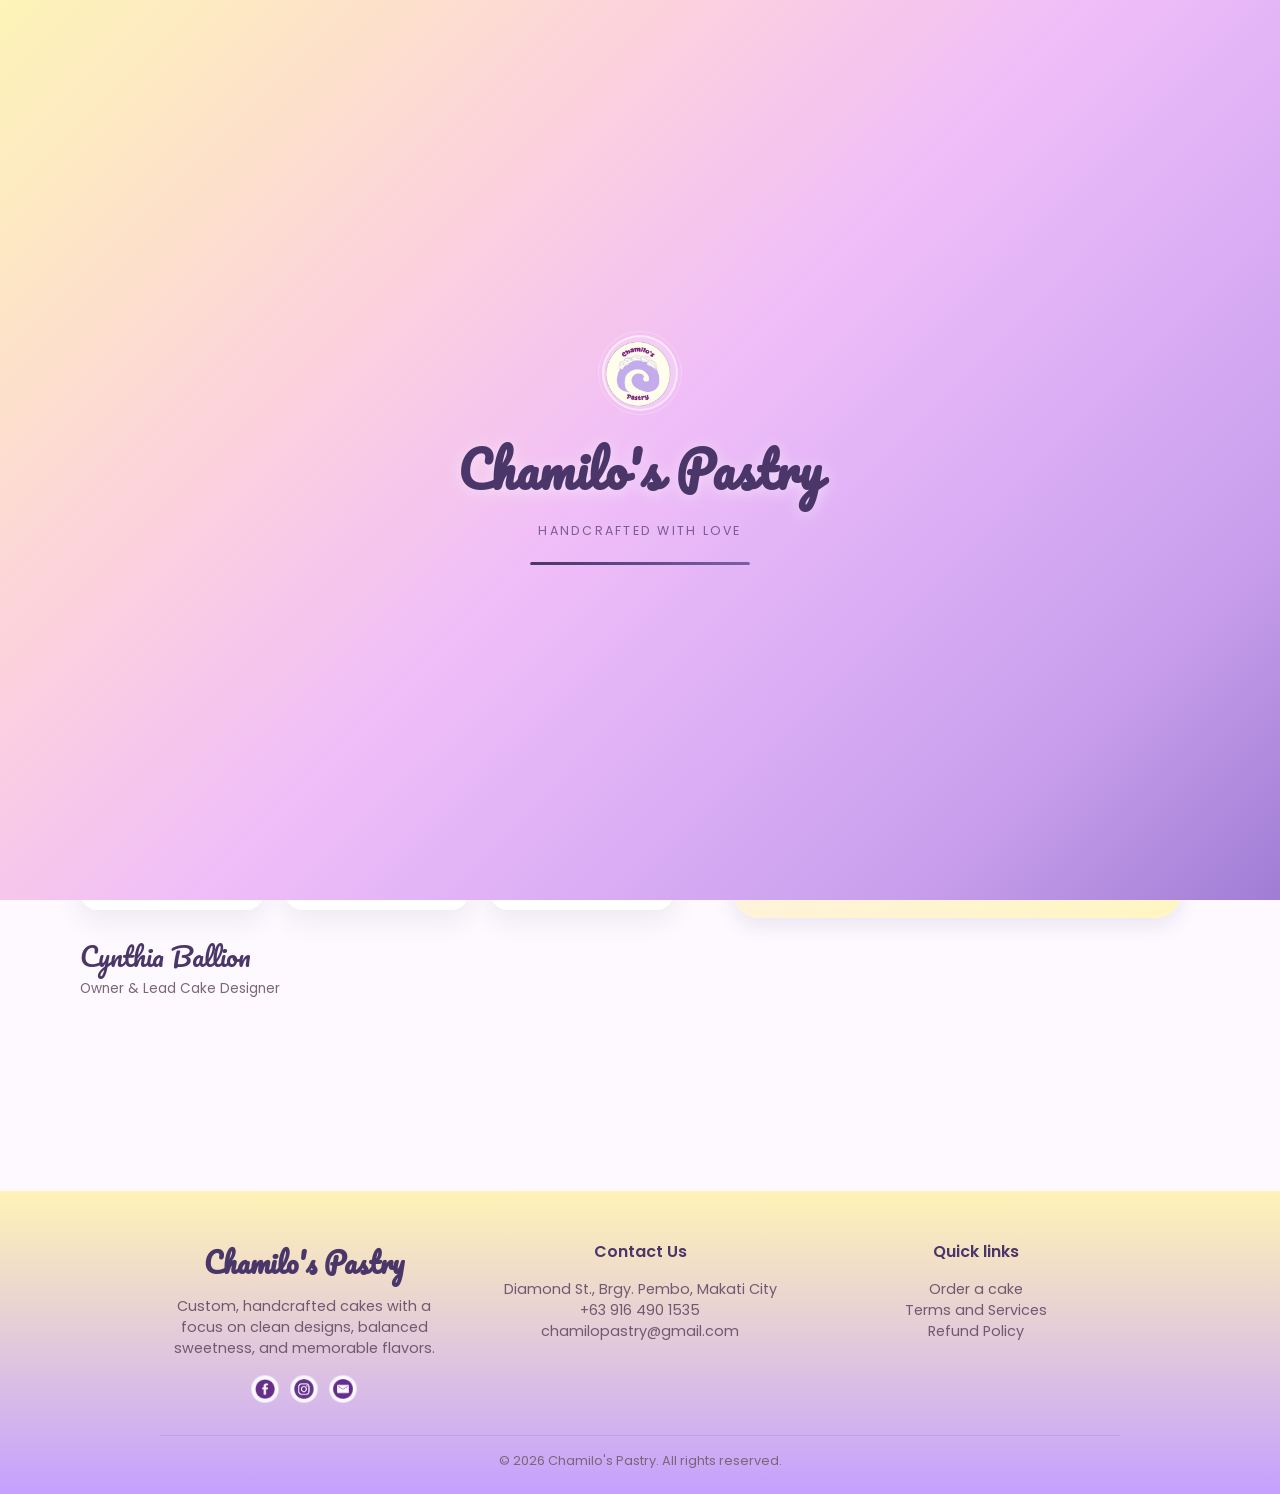
<file: html/about.html>
<!DOCTYPE html>
<html lang="en">
  <head>
    <meta charset="UTF-8" />
    <title>Chamilo's Pastry</title>
    <link rel="icon" type="image/png" href="/assets/logo.png">
    <meta name="viewport" content="width=device-width, initial-scale=1" />
    <!-- Fonts -->
    <link rel="preconnect" href="https://fonts.googleapis.com" />
    <link rel="preconnect" href="https://fonts.gstatic.com" crossorigin />
    <link
      href="https://fonts.googleapis.com/css2?family=Pacifico&family=Poppins:wght@300;400;500;600;700&display=swap"
      rel="stylesheet"
    />
    <!-- CSS -->
    <link rel="stylesheet" href="/css/style.css" />
    <link rel="stylesheet" href="/css/nav.css" />
    <link rel="stylesheet" href="/css/footer.css" />
    <link rel="stylesheet" href="/css/about.css" />
  </head>
  <body class="page-enter" data-page="about">

  <!-- ===================== PAGE LOADER ===================== -->
  <div id="pageLoader" class="page-loader">
    <div class="loader-content">
      <div class="loader-logo-ring"><img src="/assets/logo.png" class="loader-logo-img" alt="Chamilo's Pastry" /></div>
      <h1 class="loader-brand-title">Chamilo's Pastry</h1>
      <p class="loader-tagline">Handcrafted with love</p>
      <div class="loader-bar-track"><div class="loader-bar-fill"></div></div>
    </div>
  </div>

    <!-- Header -->
    <header class="site-header">
      <div class="container nav-bar">
        <a href="/html/index.html" class="brand">
          <div class="brand-logo">
            <img src="/assets/logo.png" alt="Chamilo's Pastry Logo" />
          </div>
          <span class="brand-name">Chamilo's Pastry</span>
        </a>

        <button class="nav-toggle" aria-label="Toggle navigation">☰</button>

        <nav>
          <ul class="nav-links">
            <li><a href="/html/index.html">Home</a></li>
            <li><a href="/html/menu.html">Menu</a></li>
            <li><a href="/html/about.html">About</a></li>
            <li><a href="/html/contact.html">Contact</a></li>
          </ul>
        </nav>

        <div class="nav-actions">
          <button class="nav-cart" type="button">
            <span class="nav-cart-icon"></span>
            <span class="cart-badge" id="cartCount">0</span>
          </button>
          <a href="/html/login.html" class="btn btn-ghost">Log in</a>
        </div>
      </div>
    </header>

    <main>
      <section class="section">
        <div class="container">
          <h1 class="section-title fade-in-up">
            Layers of story in every slice
          </h1>
          <p class="section-subtitle fade-in-up fade-in-delay-1">
            From a small home oven to a full-service cake studio, Chamilo's Pastry
            was baked from a love for celebrations, color, and just the right
            amount of sugar.
          </p>

          <div class="about-layout section fade-in-up fade-in-delay-2">
            <div class="about-story">
              <div class="pill">Founder story</div>
              <h2 style="margin-top: 1rem">
                It started with one birthday cake
              </h2>
              <p>
                What began as a way to make family birthdays extra special
                quickly turned into custom orders from friends, then
                friends-of-friends, and now hundreds of clients every year.
              </p>
              <p>
                Today, Chamilo's Pastry specializes in bespoke celebration cakes,
                minimalist buttercream designs, and modern dessert tables for
                weddings, birthdays, and corporate events.
              </p>
              <p>
                We believe cakes should taste as incredible as they look. Every
                sponge, filling, and frosting is made from scratch in small
                batches using premium ingredients.
              </p>

              <div class="about-grid">
                <div class="about-stat">
                  <strong>10+</strong>
                  <span>Orders per week</span>
                </div>
                <div class="about-stat">
                  <strong>4.9 ★</strong>
                  <span>Average client rating</span>
                </div>
                <div class="about-stat">
                  <strong>4 yrs</strong>
                  <span>of sweet celebrations</span>
                </div>
              </div>

              <div class="signature">
                <div class="signature-name">Cynthia Ballion</div>
                <div class="signature-role">Owner & Lead Cake Designer</div>
              </div>
            </div>

            <div class="about-image">
              <div class="about-badge">Crafted by hand • Baked with heart</div>
              <div class="about-photo">
                <div class="about-photo-inner">
                  <!-- owner image inside inner box -->
                  <img
                    src="/assets/owner.jpg"
                    alt="Owner of Chamilo's Pastry"
                    class="about-owner-img-full"
                  />
                  <!-- text/logo below the image -->
                  <div style="margin-top: 1rem">Chamilo's Pastry</div>
                </div>
              </div>
            </div>
          </div>
        </div>
      </section>
    </main>

    <!-- paa -->
    <footer class="site-footer">
    <div class="footer-inner">
      <div class="footer-brand">
        <h3>Chamilo's Pastry</h3>
         <p>
          Custom, handcrafted cakes with a focus on clean designs, balanced sweetness, 
          and memorable flavors.
         </p>
      <div class="footer-socials">
        <!-- Facebook -->
        <a
          href="https://www.facebook.com/profile.php?id=100089264954559"
          target="_blank"
          rel="noopener"
          aria-label="Visit our Facebook page"
        >
          <img src="/assets/fb.png" alt="Facebook icon" />
        </a>

        <!-- Instagram -->
        <a
          href="https://www.instagram.com/chamilos_pastrys/"
          target="_blank"
          rel="noopener"
          aria-label="Visit our Instagram page"
        >
          <img src="/assets/insta.png" alt="Instagram icon" />
        </a>

        <!-- Email (Gmail) -->
        <a href="mailto:Chamilopastry@gmail.com" aria-label="Email us">
          <img src="/assets/email.png" alt="Email icon" />
        </a>
      </div>
    </div>

    <div>
      <div class="footer-column-title">Contact Us</div>
      <ul class="footer-links">
        <li>Diamond St., Brgy. Pembo, Makati City</li>
        <li>+63 916 490 1535</li>
        <li>chamilopastry@gmail.com</li>
      </ul>
    </div>

    <div>
      <div class="footer-column-title">Quick links</div>
      <ul class="footer-links">
        <li><a href="/html/menu.html">Order a cake</a></li>
        <li><a href="/html/contact.html">Terms and Services</a></li>
        <li><a href="/html/login.html">Refund Policy</a></li>
      </ul>
    </div>
  </div>

  <div class="footer-bottom">
    © <span id="year"></span> Chamilo's Pastry. All rights reserved.
  </div>
</footer>

    <script src="/js/script.js"></script>
    <link rel="stylesheet" href="/css/chatbot.css" />
    <script src="/js/chatbot.js"></script>
  </body>
</html>
</file>
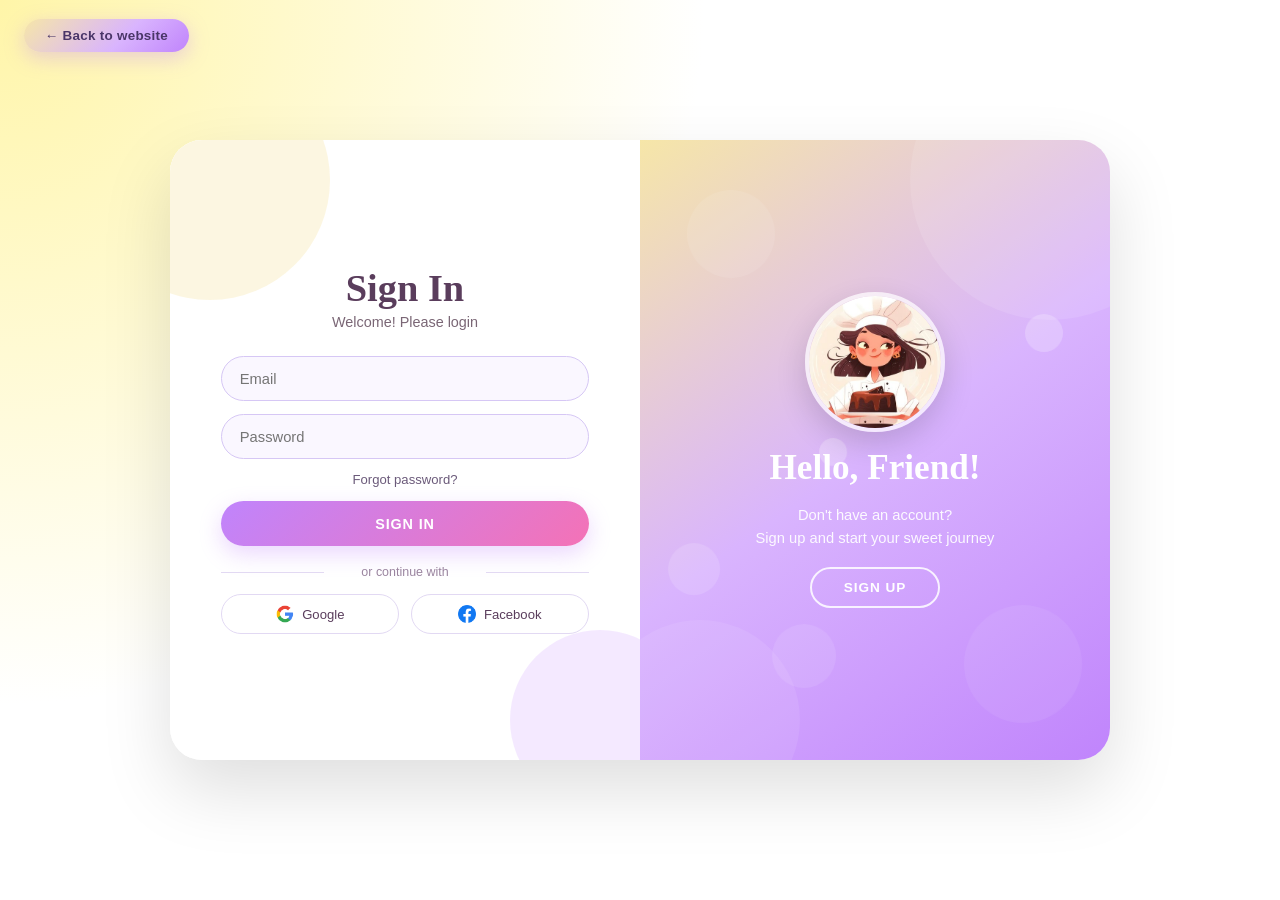
<file: html/admin.html>
<!DOCTYPE html>
<html lang="en">
<head>
  <meta charset="UTF-8" />
  <title>Admin Dashboard Chamilo's Pastry</title>
  <link rel="icon" type="image/png" href="/assets/logo.png">
  <meta name="viewport" content="width=device-width, initial-scale=1" />
  <link rel="preconnect" href="https://fonts.googleapis.com" />
  <link rel="preconnect" href="https://fonts.gstatic.com" crossorigin />
  <link href="https://fonts.googleapis.com/css2?family=Pacifico&family=Poppins:wght@300;400;500;600;700&display=swap" rel="stylesheet" />
  <link rel="stylesheet" href="/css/style.css" />
  <link rel="stylesheet" href="/css/admin.css" />
</head>
<body>

  <!-- ── Sidebar ── -->
  <aside class="admin-sidebar">
    <div class="admin-sidebar-brand">
      <img src="/assets/logo.png" alt="Logo" />
      <span>Chamilo's<br>Admin</span>
    </div>

    <nav class="admin-nav">
      <button class="admin-nav-link active" data-section="dashboard">Dashboard</button>
      <button class="admin-nav-link" data-section="orders">Orders</button>
      <button class="admin-nav-link" data-section="products" data-min-role="manager">Products</button>
      <button class="admin-nav-link" data-section="customers" data-min-role="manager">Customers</button>
      <button class="admin-nav-link" data-section="analytics" data-min-role="manager">Analytics</button>
      <button class="admin-nav-link" data-section="feedbacks" data-min-role="staff">Feedbacks</button>
      <button class="admin-nav-link" data-section="content" data-min-role="admin">Content</button>
      <button class="admin-nav-link" data-section="staff" data-min-role="admin">Staff</button>
    </nav>

    <div class="admin-sidebar-footer">
      <div class="admin-role-badge" id="sidebarRole">Admin</div>
      <a href="/html/index.html" class="admin-view-site-btn" target="_blank">↗ View Website</a>
      <button class="admin-logout" id="adminLogout">Log out</button>
    </div>
  </aside>

  <!-- ── Main ── -->
  <div class="admin-main">

    <header class="admin-header">
      <h1 class="admin-header-title" id="sectionTitle">Dashboard</h1>
      <div class="admin-header-right">
        <button class="admin-account-btn" id="adminAccountBtn" title="Account Details">
          <span id="headerUser">admin@chamilos.com</span>
        </button>
      </div>
    </header>

    <div class="admin-content">

      <!-- ── Dashboard ── -->
      <div id="section-dashboard" class="admin-section">
        <div class="admin-stats-grid">
          <div class="admin-stat-card">
            <div class="admin-stat-value" id="statTotalOrders">0</div>
            <div class="admin-stat-label">Total Orders</div>
          </div>
          <div class="admin-stat-card">
            <div class="admin-stat-value" id="statRevenue">₱0</div>
            <div class="admin-stat-label">Total Revenue</div>
          </div>
          <div class="admin-stat-card">
            <div class="admin-stat-value" id="statPending">0</div>
            <div class="admin-stat-label">Pending</div>
          </div>
          <div class="admin-stat-card">
            <div class="admin-stat-value" id="statCompleted">0</div>
            <div class="admin-stat-label">Delivered</div>
          </div>
        </div>
        <div class="admin-panel">
          <div class="admin-panel-header">Recent Orders</div>
          <div id="recentOrdersList"></div>
        </div>
      </div>

      <!-- ── Orders ── -->
      <div id="section-orders" class="admin-section" style="display:none">
        <div class="admin-filter-bar" id="orderFilterBar">
          <button class="admin-filter-btn active" data-filter="pending">Pending</button>
          <button class="admin-filter-btn" data-filter="processing">Processing</button>
          <button class="admin-filter-btn" data-filter="ready-for-pickup">Ready for Pickup</button>
          <button class="admin-filter-btn" data-filter="delivered">Delivered</button>
        </div>
        <div id="ordersContainer"></div>
      </div>

      <!-- ── Products ── -->
      <div id="section-products" class="admin-section" style="display:none">
        <div class="admin-toolbar">
          <div class="admin-tab-bar" id="productTabBar">
            <button class="admin-tab active" data-tab="featured">Index — Featured Cakes</button>
            <button class="admin-tab" data-tab="signature">Menu — Signature Carousel</button>
            <button class="admin-tab" data-tab="fullmenu">Menu — Full Menu</button>
          </div>
          <button class="admin-btn-primary" id="addProductBtn">+ Add Product</button>
        </div>
        <div id="productsContainer"></div>
      </div>

      <!-- ── Customers ── -->
      <div id="section-customers" class="admin-section" style="display:none">
        <div class="admin-panel">
          <div class="admin-panel-header">Customer Database — loyalty points: ₱100 spent = 1 pt</div>
          <div id="customersContainer"></div>
        </div>
      </div>

      <!-- ── Analytics ── -->
      <div id="section-analytics" class="admin-section" style="display:none">
        <div class="admin-tab-bar" id="analyticsTabBar">
          <button class="admin-tab active" data-tab="today">Today</button>
          <button class="admin-tab" data-tab="week">This Week</button>
          <button class="admin-tab" data-tab="month">This Month</button>
          <button class="admin-tab" data-tab="alltime">All Time</button>
        </div>
        <div class="admin-stats-grid" id="analyticsStats"></div>
        <div class="admin-panel">
          <div class="admin-panel-header">Popular Products</div>
          <div id="popularProducts" class="panel-body"></div>
        </div>
        <div class="admin-panel">
          <div class="admin-panel-header">Revenue by Day</div>
          <div id="revenueChart" class="panel-body chart-wrap"></div>
        </div>
      </div>

      <!-- ── Feedbacks ── -->
      <div id="section-feedbacks" class="admin-section" style="display:none">
        <div id="feedbacksContainer"></div>
      </div>

      <!-- ── Content ── -->
      <div id="section-content" class="admin-section" style="display:none">
        <div class="admin-tab-bar" id="contentTabBar">
          <button class="admin-tab active" data-tab="about">About Page</button>
          <button class="admin-tab" data-tab="contact">Contact Page</button>
        </div>
        <div id="contentContainer"></div>
      </div>

      <!-- ── Staff ── -->
      <div id="section-staff" class="admin-section" style="display:none">
        <div class="admin-toolbar">
          <h2 class="section-subtitle">Staff Members</h2>
          <button class="admin-btn-primary" id="addStaffBtn">+ Add Staff</button>
        </div>
        <div class="admin-panel">
          <div id="staffContainer"></div>
        </div>
      </div>

    </div><!-- /admin-content -->
  </div><!-- /admin-main -->

  <!-- ── Product Modal ── -->
  <div id="productModal" class="modal-overlay" style="display:none">
    <div class="modal-card">
      <div class="modal-header">
        <span id="productModalTitle">Add Product</span>
        <button class="modal-close" id="closeProductModal">✕</button>
      </div>
      <div class="modal-body">
        <input type="hidden" id="editProductId" value="" />
        <div class="form-group">
          <label>Category</label>
          <select id="productCategory" class="form-control">
            <option value="featured">Index — Featured Cakes</option>
            <option value="signature">Menu — Signature Carousel</option>
            <option value="fullmenu">Menu — Full Menu</option>
          </select>
        </div>
        <div class="form-group">
          <label>Product Name</label>
          <input type="text" id="productName" class="form-control" placeholder="e.g. Strawberry Dream Cake" />
        </div>
        <div class="form-group">
          <label>Price (₱)</label>
          <input type="number" id="productPrice" class="form-control" placeholder="e.g. 1500" min="0" />
        </div>
        <div class="form-group">
          <label>Tag <small>(optional, e.g. Best Seller)</small></label>
          <input type="text" id="productTag" class="form-control" placeholder="e.g. Best Seller" />
        </div>
        <div class="form-group">
          <label>Image</label>
          <div class="img-upload-wrap" id="imgUploadWrap">
            <img id="productImgPreview" src="" alt="" class="img-preview" style="display:none" />
            <div class="img-upload-placeholder" id="imgUploadPlaceholder">
              <span>Click to upload image</span>
            </div>
            <input type="file" id="productImgFile" accept="image/*" class="img-upload-input" />
          </div>
          <input type="hidden" id="productImgData" value="" />
        </div>
        <p id="productModalError" class="form-error" style="display:none"></p>
      </div>
      <div class="modal-footer">
        <button class="admin-btn-secondary" id="cancelProductBtn">Cancel</button>
        <button class="admin-btn-primary" id="saveProductBtn">Save Product</button>
      </div>
    </div>
  </div>

  <!-- ── Staff Modal ── -->
  <div id="staffModal" class="modal-overlay" style="display:none">
    <div class="modal-card">
      <div class="modal-header">
        <span>Add Staff Member</span>
        <button class="modal-close" id="closeStaffModal">✕</button>
      </div>
      <div class="modal-body">
        <div class="form-group">
          <label>Full Name</label>
          <input type="text" id="staffName" class="form-control" placeholder="e.g. Maria Santos" />
        </div>
        <div class="form-group">
          <label>Email</label>
          <input type="email" id="staffEmail" class="form-control" placeholder="e.g. maria@chamilos.com" />
        </div>
        <div class="form-group">
          <label>Password</label>
          <input type="password" id="staffPassword" class="form-control" placeholder="Set a login password" />
        </div>
        <div class="form-group">
          <label>Title <small>(optional, e.g. Head Baker)</small></label>
          <input type="text" id="staffTitle" class="form-control" placeholder="e.g. Head Baker, Order Manager" />
        </div>
        <div class="form-group">
          <label>Role</label>
          <select id="staffRole" class="form-control">
            <option value="staff">Staff — Orders only</option>
            <option value="manager">Manager — Orders, Products, Customers, Analytics</option>
            <option value="admin">Admin — Full access</option>
          </select>
        </div>
        <p id="staffModalError" class="form-error" style="display:none"></p>
      </div>
      <div class="modal-footer">
        <button class="admin-btn-secondary" id="cancelStaffBtn">Cancel</button>
        <button class="admin-btn-primary" id="saveStaffBtn">Add Member</button>
      </div>
    </div>
  </div>

  <script src="/js/admin.js"></script>
</body>
</html>
</file>
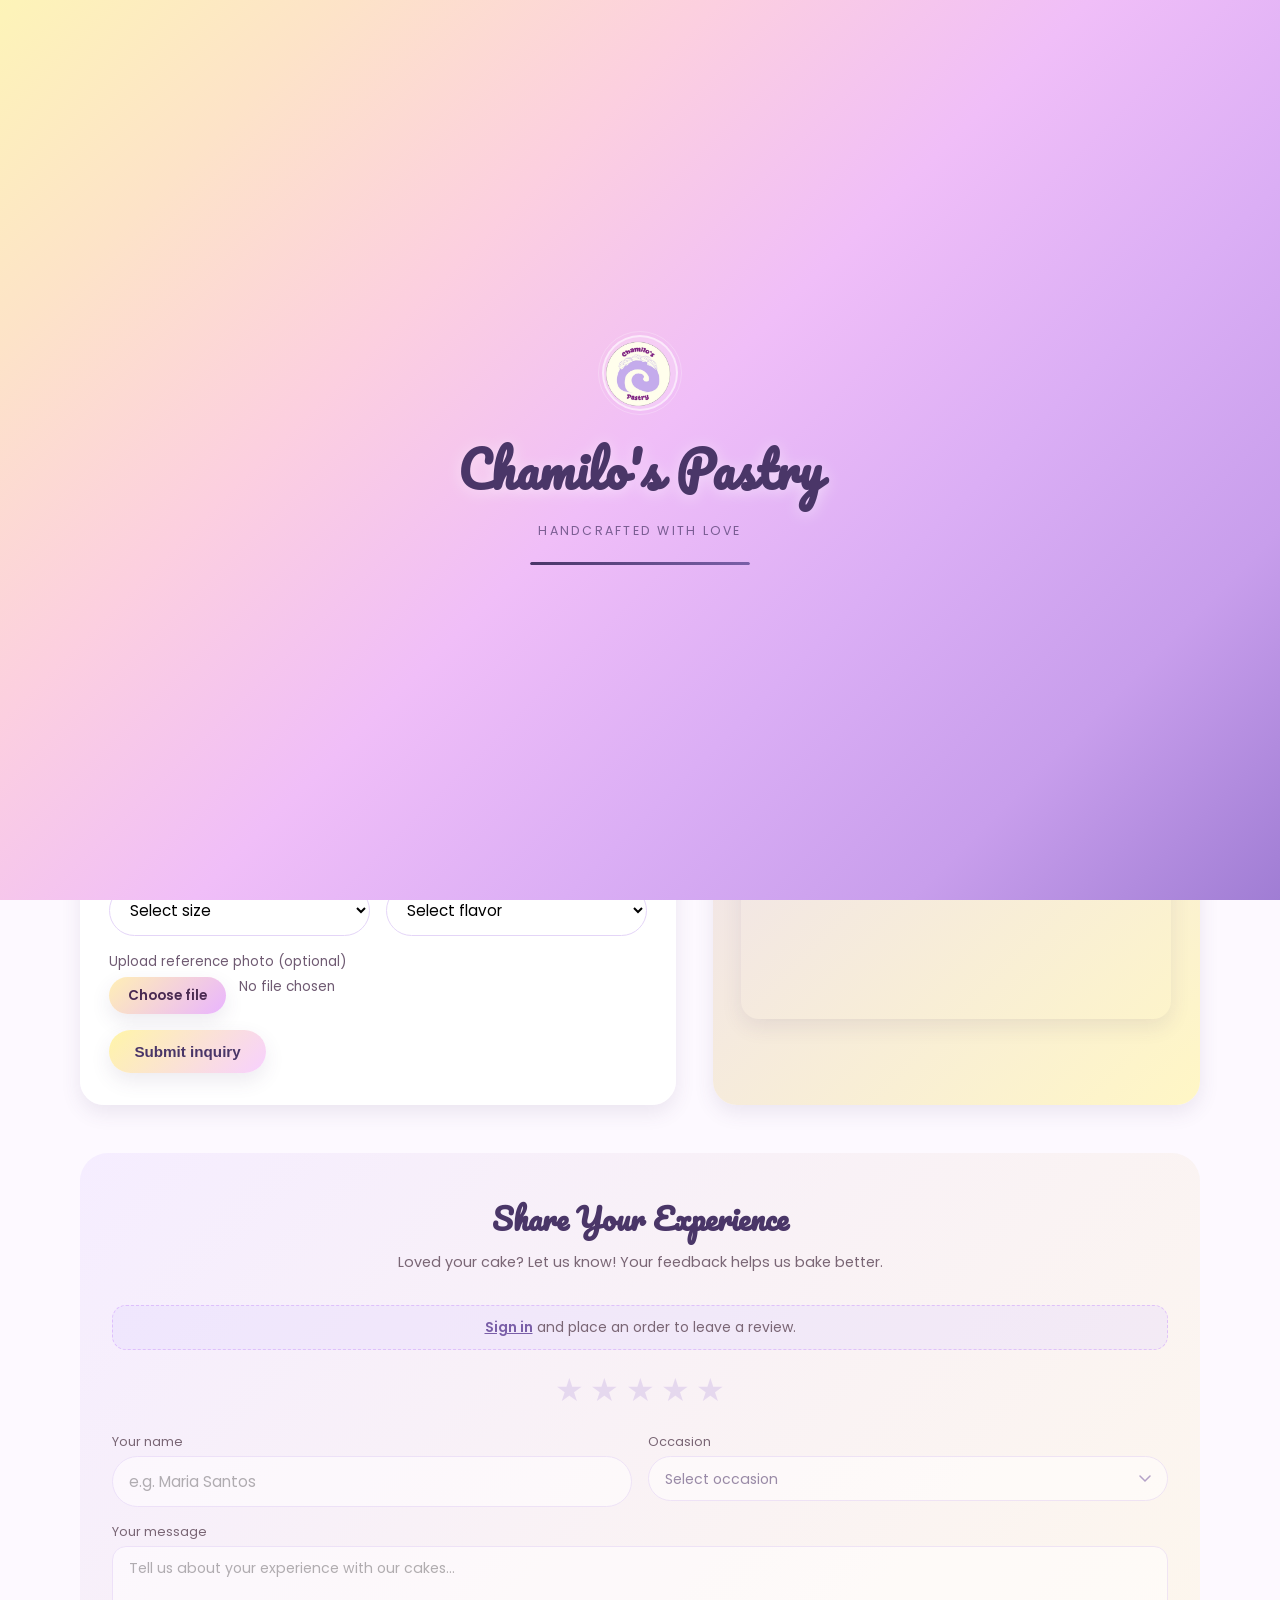
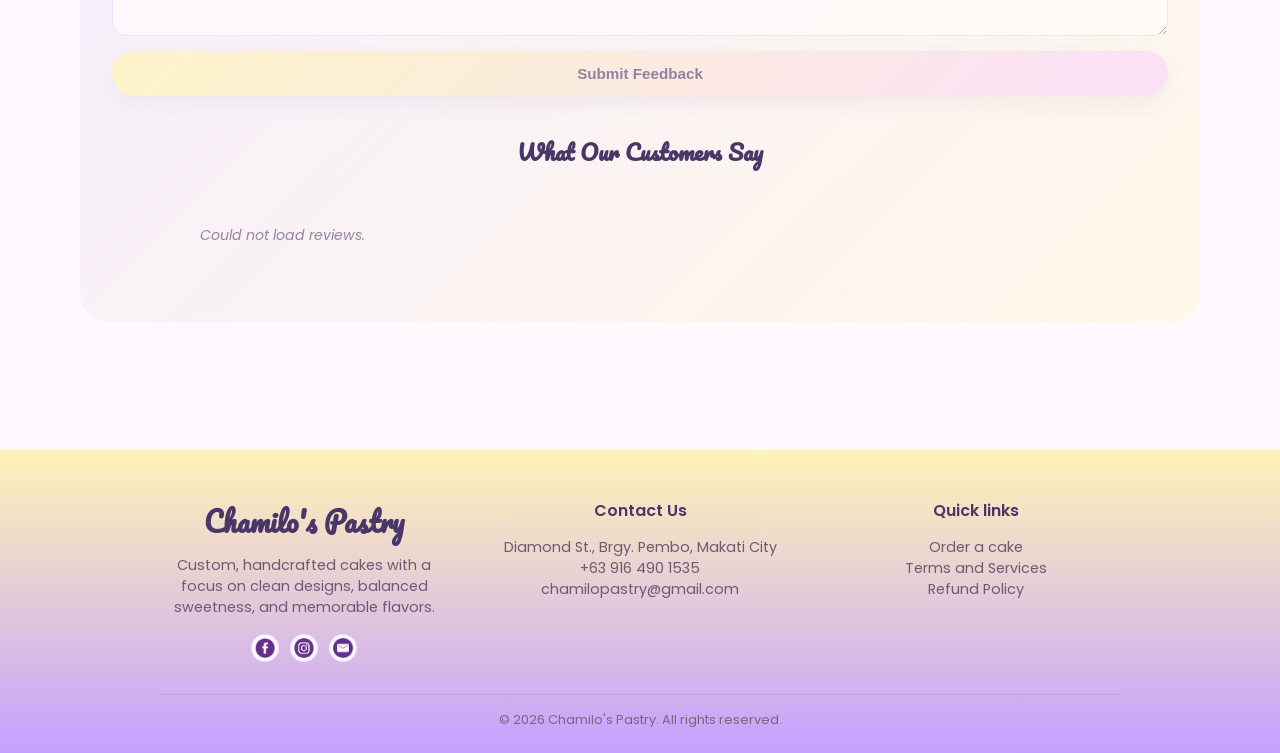
<file: html/contact.html>
<!DOCTYPE html>
<html lang="en">
  <head>
    <meta charset="UTF-8" />
    <title>Chamilo's Pastry</title>
    <link rel="icon" type="image/png" href="/assets/logo.png">
    <meta name="viewport" content="width=device-width, initial-scale=1" />
    <!-- Fonts -->
    <link rel="preconnect" href="https://fonts.googleapis.com" />
    <link rel="preconnect" href="https://fonts.gstatic.com" crossorigin />
    <link
      href="https://fonts.googleapis.com/css2?family=Pacifico&family=Poppins:wght@300;400;500;600;700&display=swap"
      rel="stylesheet"
    />
    <!-- CSS -->
    <link rel="stylesheet" href="/css/style.css" />
    <link rel="stylesheet" href="/css/nav.css" />
    <link rel="stylesheet" href="/css/footer.css" />
    <link rel="stylesheet" href="/css/contact.css" />
  </head>
  <body class="page-enter" data-page="contact">

  <!-- ===================== PAGE LOADER ===================== -->
  <div id="pageLoader" class="page-loader">
    <div class="loader-content">
      <div class="loader-logo-ring"><img src="/assets/logo.png" class="loader-logo-img" alt="Chamilo's Pastry" /></div>
      <h1 class="loader-brand-title">Chamilo's Pastry</h1>
      <p class="loader-tagline">Handcrafted with love</p>
      <div class="loader-bar-track"><div class="loader-bar-fill"></div></div>
    </div>
  </div>

    <!-- Header -->
    <header class="site-header">
      <div class="container nav-bar">
        <a href="/html/index.html" class="brand">
          <div class="brand-logo">
            <img src="/assets/logo.png" alt="Chamilo's Pastry Logo" />
          </div>
          <span class="brand-name">Chamilo's Pastry</span>
        </a>

        <button class="nav-toggle" aria-label="Toggle navigation">☰</button>

        <nav>
          <ul class="nav-links">
            <li><a href="/html/index.html">Home</a></li>
            <li><a href="/html/menu.html">Menu</a></li>
            <li><a href="/html/about.html">About</a></li>
            <li><a href="/html/contact.html">Contact</a></li>
          </ul>
        </nav>

        <div class="nav-actions">
          <button class="nav-cart" type="button">
            <span class="nav-cart-icon"></span>
            <span class="cart-badge" id="cartCount">0</span>
          </button>
          <a href="/html/login.html" class="btn btn-ghost">Log in</a>
        </div>
      </div>
    </header>

    <main>
      <section class="section">
        <div class="container">
          <h1 class="section-title fade-in-up">
            Let's plan your next celebration
          </h1>
          <p class="section-subtitle fade-in-up fade-in-delay-1">
            Share your event details, theme, and budget, and we’ll get back to
            you with cake recommendations and a quote.
          </p>

          <div class="contact-layout fade-in-up fade-in-delay-2">
            <div class="contact-card">
              <h3>Send us a message</h3>
              <p>Tell us about your event and the cake you have in mind.</p>

              <form id="contactForm">
                <div class="contact-form-row">
                  <div class="contact-field">
                    <label class="contact-label" for="contactName">Name</label>
                    <input type="text" id="contactName" required />
                  </div>
                  <div class="contact-field">
                    <label class="contact-label" for="contactEmail"
                      >Email</label
                    >
                    <input type="email" id="contactEmail" required />
                  </div>
                </div>

                <div class="contact-field">
                  <label class="contact-label" for="contactDate"
                    >Event date</label
                  >
                  <input type="date" id="contactDate" />
                </div>

                <div class="contact-field">
                  <label class="contact-label" for="contactDetails"
                    >Tell us about your cake (flavors, theme, guests)</label
                  >
                  <textarea id="contactDetails" required></textarea>
                </div>

                <!-- size + flavor selects -->
                <div class="contact-extra-grid">
                  <div class="contact-field">
                    <label class="contact-label" for="cakeSize"
                      >Preferred cake size</label
                    >
                    <select id="cakeSize">
                      <option value="">Select size</option>
                      <option value="6">6&quot; round</option>
                      <option value="8">8&quot; round</option>
                      <option value="9">9&quot; round</option>
                      <option value="10">10&quot; round</option>
                      <option value="sheet">Sheet cake</option>
                    </select>
                  </div>

                  <div class="contact-field">
                    <label class="contact-label" for="cakeFlavor"
                      >Preferred flavor</label
                    >
                    <select id="cakeFlavor">
                      <option value="">Select flavor</option>
                      <option value="chocolate">Chocolate</option>
                      <option value="vanilla">Vanilla</option>
                      <option value="red-velvet">Red Velvet</option>
                      <option value="ube">Ube Macapuno</option>
                      <option value="mocha">Mocha</option>
                      <option value="Custom">
                        Custom (Please provide in the details)
                      </option>
                    </select>
                  </div>
                </div>

                <!-- Upload reference photo (styled) -->
                <div class="contact-field">
                  <label class="contact-label" for="cakePhoto"
                    >Upload reference photo (optional)</label
                  >
                  <div class="file-upload-wrapper">
                    <label for="cakePhoto" class="file-upload-btn">
                      Choose file
                    </label>
                    <span id="fileName" class="file-upload-name">
                      No file chosen
                    </span>
                    <input
                      type="file"
                      id="cakePhoto"
                      accept="image/*"
                      class="file-upload-input"
                    />
                  </div>
                </div>

                <button class="btn btn-primary" type="submit">
                  Submit inquiry
                </button>
              </form>
            </div>

            <div class="contact-info-card">
              <div class="pill">Studio details</div>
              <h3 style="margin-top: 0.9rem">Visit or reach out</h3>
              <ul class="contact-list">
                <li>
                  <div class="contact-icon">Loc.</div>
                  <div>
                    Diamond St., Brgy. Pembo, Makati City
                  </div>
                </li>
                <li>
                  <div class="contact-icon">Tel.</div>
                  <div>
                    +63 916 490 1535<br />Call or message via Viber / WhatsApp
                  </div>
                </li>
                <li>
                  <div class="contact-icon">Mail</div>
                  <div>Chamilopastry@gmail.com</div>
                </li>
              </ul>

              <div class="contact-hours">
                <strong>Studio hours</strong><br />
                Tuesday – Sunday: 10:00 AM – 10:00 PM<br />
                Closed on Mondays for recipe testing and rest.
              </div>

              <!-- Google Maps embed -->
              <div class="contact-map">
                <iframe
                  src="https://maps.google.com/maps?q=G3V4%2BR6M,+Diamond+St,+Taguig,+Metro+Manila&output=embed"
                  allowfullscreen=""
                  loading="lazy"
                  referrerpolicy="no-referrer-when-downgrade"
                >
                </iframe>
              </div>
            </div>
          </div>

          <!-- ====== CUSTOMER FEEDBACK ====== -->
          <div class="feedback-section fade-in-up fade-in-delay-3">
            <h2 class="feedback-section-title">Share Your Experience</h2>
            <p class="feedback-section-sub">Loved your cake? Let us know! Your feedback helps us bake better.</p>

            <form id="feedbackForm">
              <!-- Star rating -->
              <div class="feedback-stars" id="feedbackStars">
                <span class="feedback-star" data-star="1">★</span>
                <span class="feedback-star" data-star="2">★</span>
                <span class="feedback-star" data-star="3">★</span>
                <span class="feedback-star" data-star="4">★</span>
                <span class="feedback-star" data-star="5">★</span>
              </div>
              <input type="hidden" id="feedbackRating" value="0" />

              <div class="feedback-form-grid">
                <div class="feedback-field">
                  <label for="feedbackName">Your name</label>
                  <input type="text" id="feedbackName" placeholder="e.g. Maria Santos" required />
                </div>
                <div class="feedback-field">
                  <label for="feedbackOccasion">Occasion</label>
                  <select id="feedbackOccasion">
                    <option value="">Select occasion</option>
                    <option value="Birthday">Birthday</option>
                    <option value="Wedding">Wedding</option>
                    <option value="Anniversary">Anniversary</option>
                    <option value="Graduation">Graduation</option>
                    <option value="Baby Shower">Baby Shower</option>
                    <option value="Christening">Christening</option>
                    <option value="Valentine's Day">Valentine's Day</option>
                    <option value="Christmas">Christmas</option>
                    <option value="New Year">New Year</option>
                    <option value="Just Because">Just Because</option>
                    <option value="Other">Other</option>
                  </select>
                </div>
              </div>

              <div class="feedback-field">
                <label for="feedbackComment">Your message</label>
                <textarea id="feedbackComment" placeholder="Tell us about your experience with our cakes..." required></textarea>
              </div>

              <button type="submit" class="feedback-submit-btn">Submit Feedback</button>
            </form>

            <!-- Reviews list -->
            <h3 class="feedback-reviews-title">What Our Customers Say</h3>
            <div class="feedback-reviews-grid" id="feedbackReviewsGrid"></div>
          </div>
        </div>
      </section>
    </main>

    <!-- Footer -->
    <footer class="site-footer">
    <div class="footer-inner">
      <div class="footer-brand">
        <h3>Chamilo's Pastry</h3>
         <p>
          Custom, handcrafted cakes with a focus on clean designs, balanced sweetness, 
          and memorable flavors.
         </p>
      <div class="footer-socials">
        <!-- Facebook -->
        <a
          href="https://www.facebook.com/profile.php?id=100089264954559"
          target="_blank"
          rel="noopener"
          aria-label="Visit our Facebook page"
        >
          <img src="/assets/fb.png" alt="Facebook icon" />
        </a>

        <!-- Instagram -->
        <a
          href="https://www.instagram.com/chamilos_pastrys/"
          target="_blank"
          rel="noopener"
          aria-label="Visit our Instagram page"
        >
          <img src="/assets/insta.png" alt="Instagram icon" />
        </a>

        <!-- Email (Gmail) -->
        <a href="mailto:Chamilopastry@gmail.com" aria-label="Email us">
          <img src="/assets/email.png" alt="Email icon" />
        </a>
      </div>
    </div>

    <div>
      <div class="footer-column-title">Contact Us</div>
      <ul class="footer-links">
        <li>Diamond St., Brgy. Pembo, Makati City</li>
        <li>+63 916 490 1535</li>
        <li>chamilopastry@gmail.com</li>
      </ul>
    </div>

    <div>
      <div class="footer-column-title">Quick links</div>
      <ul class="footer-links">
        <li><a href="/html/menu.html">Order a cake</a></li>
        <li><a href="/html/contact.html">Terms and Services</a></li>
        <li><a href="/html/login.html">Refund Policy</a></li>
      </ul>
    </div>
  </div>

  <div class="footer-bottom">
    © <span id="year"></span> Chamilo's Pastry. All rights reserved.
  </div>
</footer>

    <script src="/js/script.js"></script>
    <link rel="stylesheet" href="/css/chatbot.css" />
    <script src="/js/chatbot.js"></script>
  </body>
</html>
</file>
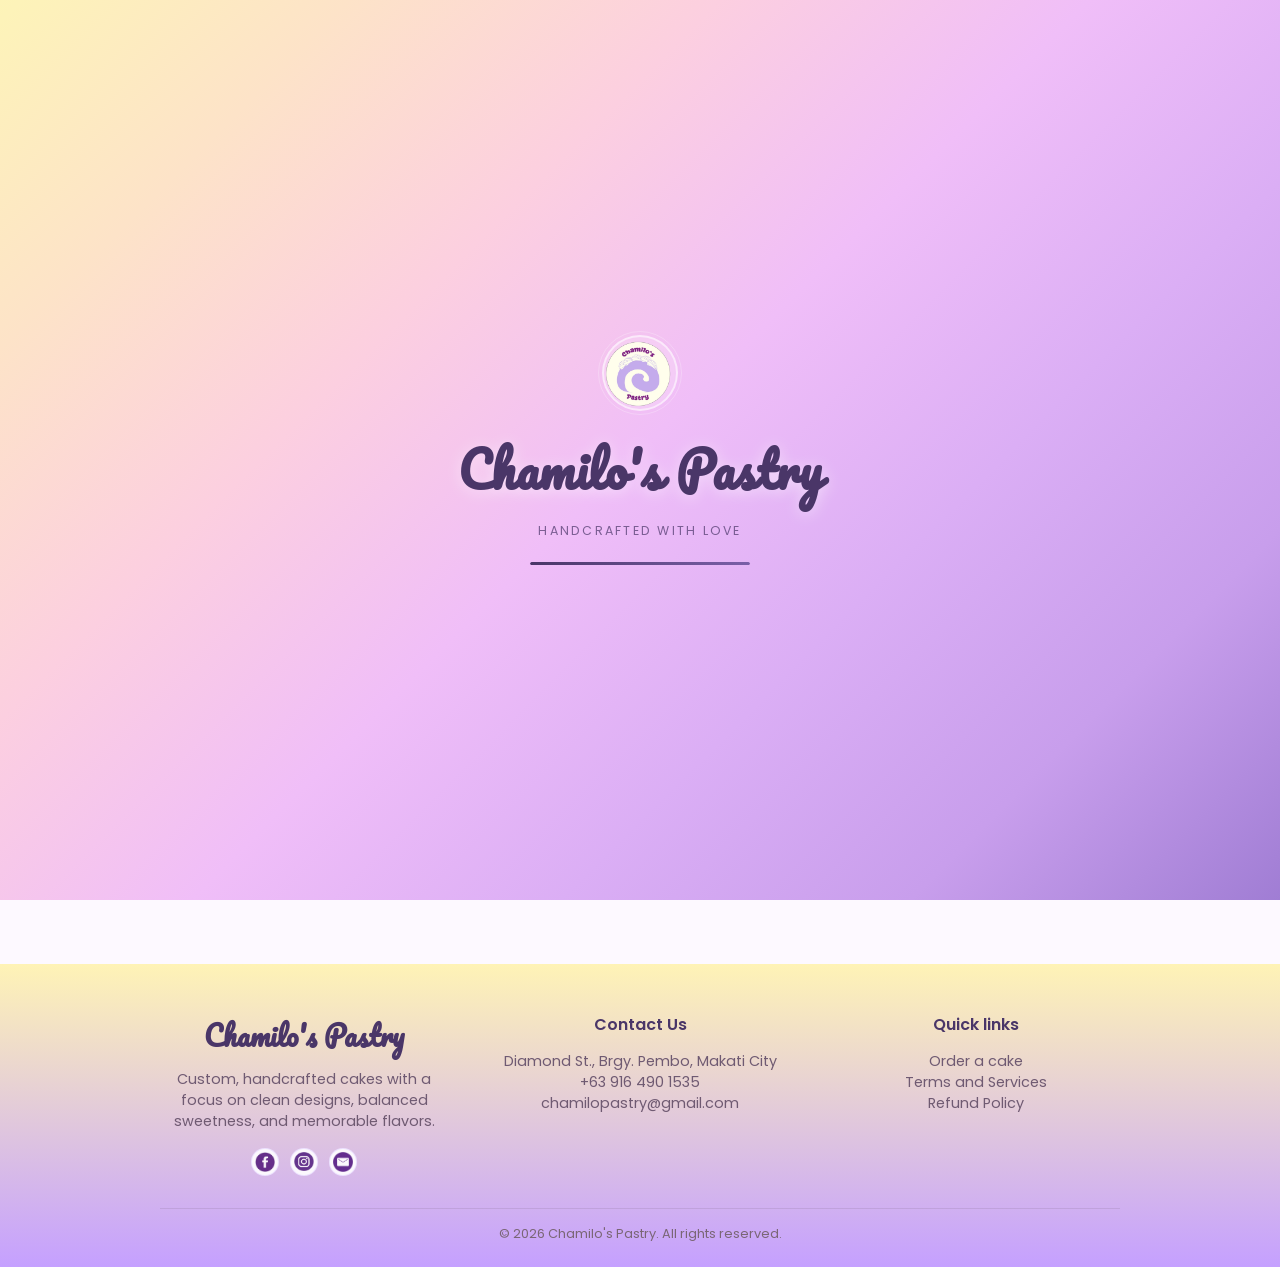
<file: html/login.html>
<!DOCTYPE html>
<html lang="en">
<head>
  <meta charset="UTF-8" />
  <title>Chamilo's Pastry</title>
  <link rel="icon" type="image/png" href="/assets/logo.png">
  <meta name="viewport" content="width=device-width, initial-scale=1" />

  <!-- Fonts -->
  <link rel="preconnect" href="https://fonts.googleapis.com" />
  <link rel="preconnect" href="https://fonts.gstatic.com" crossorigin />
  <link href="https://fonts.googleapis.com/css2?family=Pacifico&family=Poppins:wght@300;400;500;600;700&display=swap" rel="stylesheet" />

  <link rel="stylesheet" href="../css/style.css" />
  <link rel="stylesheet" href="../css/footer.css" />
  <link rel="stylesheet" href="../css/login.css" />
</head>

<body class="page-enter" data-page="login">

 <!-- ===================== PAGE LOADER ===================== -->
  <div id="pageLoader" class="page-loader">
    <div class="loader-content">
      <div class="loader-logo-ring"><img src="../assets/logo.png" class="loader-logo-img" alt="Chamilo's Pastry" /></div>
      <h1 class="loader-brand-title">Chamilo's Pastry</h1>
      <p class="loader-tagline">Handcrafted with love</p>
      <div class="loader-bar-track"><div class="loader-bar-fill"></div></div>
    </div>
  </div>

  <!-- Back to website -->
  <a href="../html/index.html" class="login-back-link">← Back to website</a>

  <!-- LOGIN -->
  <main class="login-page-wrapper">
    <div class="login-split-card" id="loginSplitCard">

      <!-- LEFT PANEL -->
      <div class="login-panel-form">
        <div class="login-heading">
          <h2 id="formHeading">Sign In</h2>
          <p id="formSubHeading">Welcome! Please login</p>
        </div>

        <form id="authForm" class="login-form-inner">
          <input type="hidden" id="authMode" value="login" />

          <!-- FULL NAME (SIGN UP ONLY) -->
          <input type="text" id="authName" placeholder="Full Name" class="hidden" />

          <!-- EMAIL + PASSWORD -->
          <input type="email" id="authEmail" placeholder="Email" required />
          <input type="password" id="authPassword" placeholder="Password" required />

          <!-- FORGOT -->
          <a class="login-forgot">Forgot password?</a>

          <!-- TERMS (SIGN UP ONLY) -->
          <div class="terms-row hidden" id="termsRow">
            <input type="checkbox" id="termsCheck" />
            <label for="termsCheck">
              I agree to the <a href="#">Terms & Conditions</a>
            </label>
          </div>

          <!-- SUBMIT -->
          <button class="login-submit-btn" type="submit" id="authSubmitBtn">
            SIGN IN
          </button>

          <!-- SOCIAL LOGIN -->
          <div class="social-divider">
            <span>or continue with</span>
          </div>

          <div class="social-login">
            <button type="button" class="social-btn google">
              <img src="../assets/google.png" alt="Google" />
              Google
            </button>

            <button type="button" class="social-btn facebook">
              <img src="../assets/facebook.png" alt="Facebook" />
              Facebook
            </button>
          </div>
        </form>
      </div>

      <!-- RIGHT PANEL -->
      <div class="login-panel-color">
        <!-- Animated floating circles -->
        <span class="login-circle login-circle-1"></span>
        <span class="login-circle login-circle-2"></span>
        <span class="login-circle login-circle-3"></span>
        <span class="login-circle login-circle-4"></span>
        <span class="login-circle login-circle-5"></span>
        <span class="login-circle login-circle-6"></span>

        <div class="login-mascot">
          <img src="../assets/mascot.jpg" alt="Bakery Girl" />
        </div>

        <h2 id="colorPanelHeading">Hello, Friend!</h2>

        <p id="colorPanelText">
          Don't have an account?<br />
          Sign up and start your sweet journey
        </p>

        <button class="btn-panel" id="switchPanelBtn">
          SIGN UP
        </button>
      </div>

    </div>
  </main>

  <!-- FOOTER -->
  <footer class="site-footer">
    <div class="footer-inner">
      <div class="footer-brand">
        <h3>Chamilo's Pastry</h3>
        <p>
          Custom, handcrafted cakes with a focus on clean designs,
          balanced sweetness, and memorable flavors.
        </p>
        <div class="footer-socials">
          <a href="https://www.facebook.com/profile.php?id=100089264954559" target="_blank" rel="noopener" aria-label="Visit our Facebook page">
            <img src="../assets/fb.png" alt="Facebook icon" />
          </a>
          <a href="https://www.instagram.com/chamilos_pastrys/" target="_blank" rel="noopener" aria-label="Visit our Instagram page">
            <img src="../assets/insta.png" alt="Instagram icon" />
          </a>
          <a href="mailto:Chamilopastry@gmail.com" aria-label="Email us">
            <img src="../assets/email.png" alt="Email icon" />
          </a>
        </div>
      </div>

      <div>
        <div class="footer-column-title">Contact Us</div>
        <ul class="footer-links">
          <li>Diamond St., Brgy. Pembo, Makati City</li>
          <li>+63 916 490 1535</li>
          <li>chamilopastry@gmail.com</li>
        </ul>
      </div>

      <div>
        <div class="footer-column-title">Quick links</div>
        <ul class="footer-links">
          <li><a href="../html/menu.html">Order a cake</a></li>
          <li><a href="../html/contact.html">Terms and Services</a></li>
          <li><a href="../html/login.html">Refund Policy</a></li>
        </ul>
      </div>
    </div>

    <div class="footer-bottom">
      © <span id="year"></span> Chamilo's Pastry. All rights reserved.
    </div>
  </footer>

  <script src="https://accounts.google.com/gsi/client" async defer></script>
  <script async defer crossorigin="anonymous" src="https://connect.facebook.net/en_US/sdk.js"></script>
  <script src="../js/script.js"></script>  

</body>
</html>
</file>
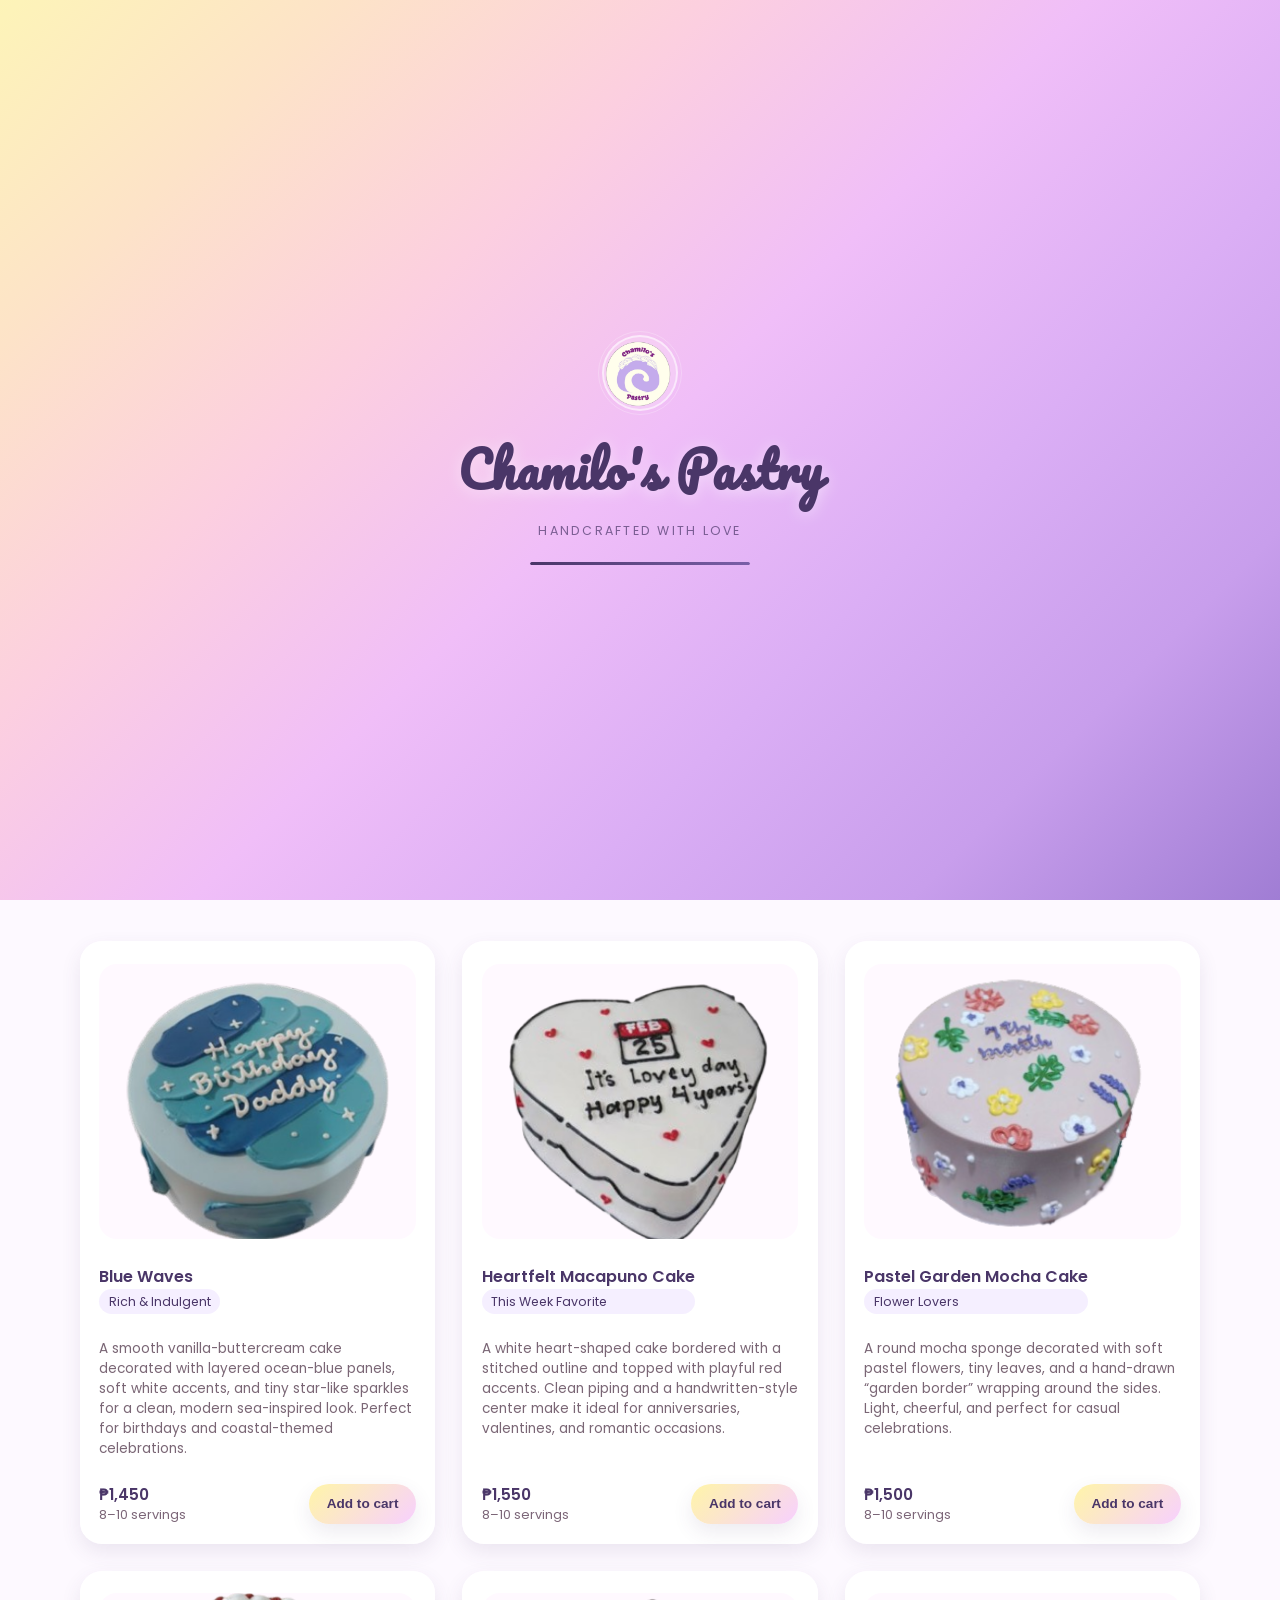
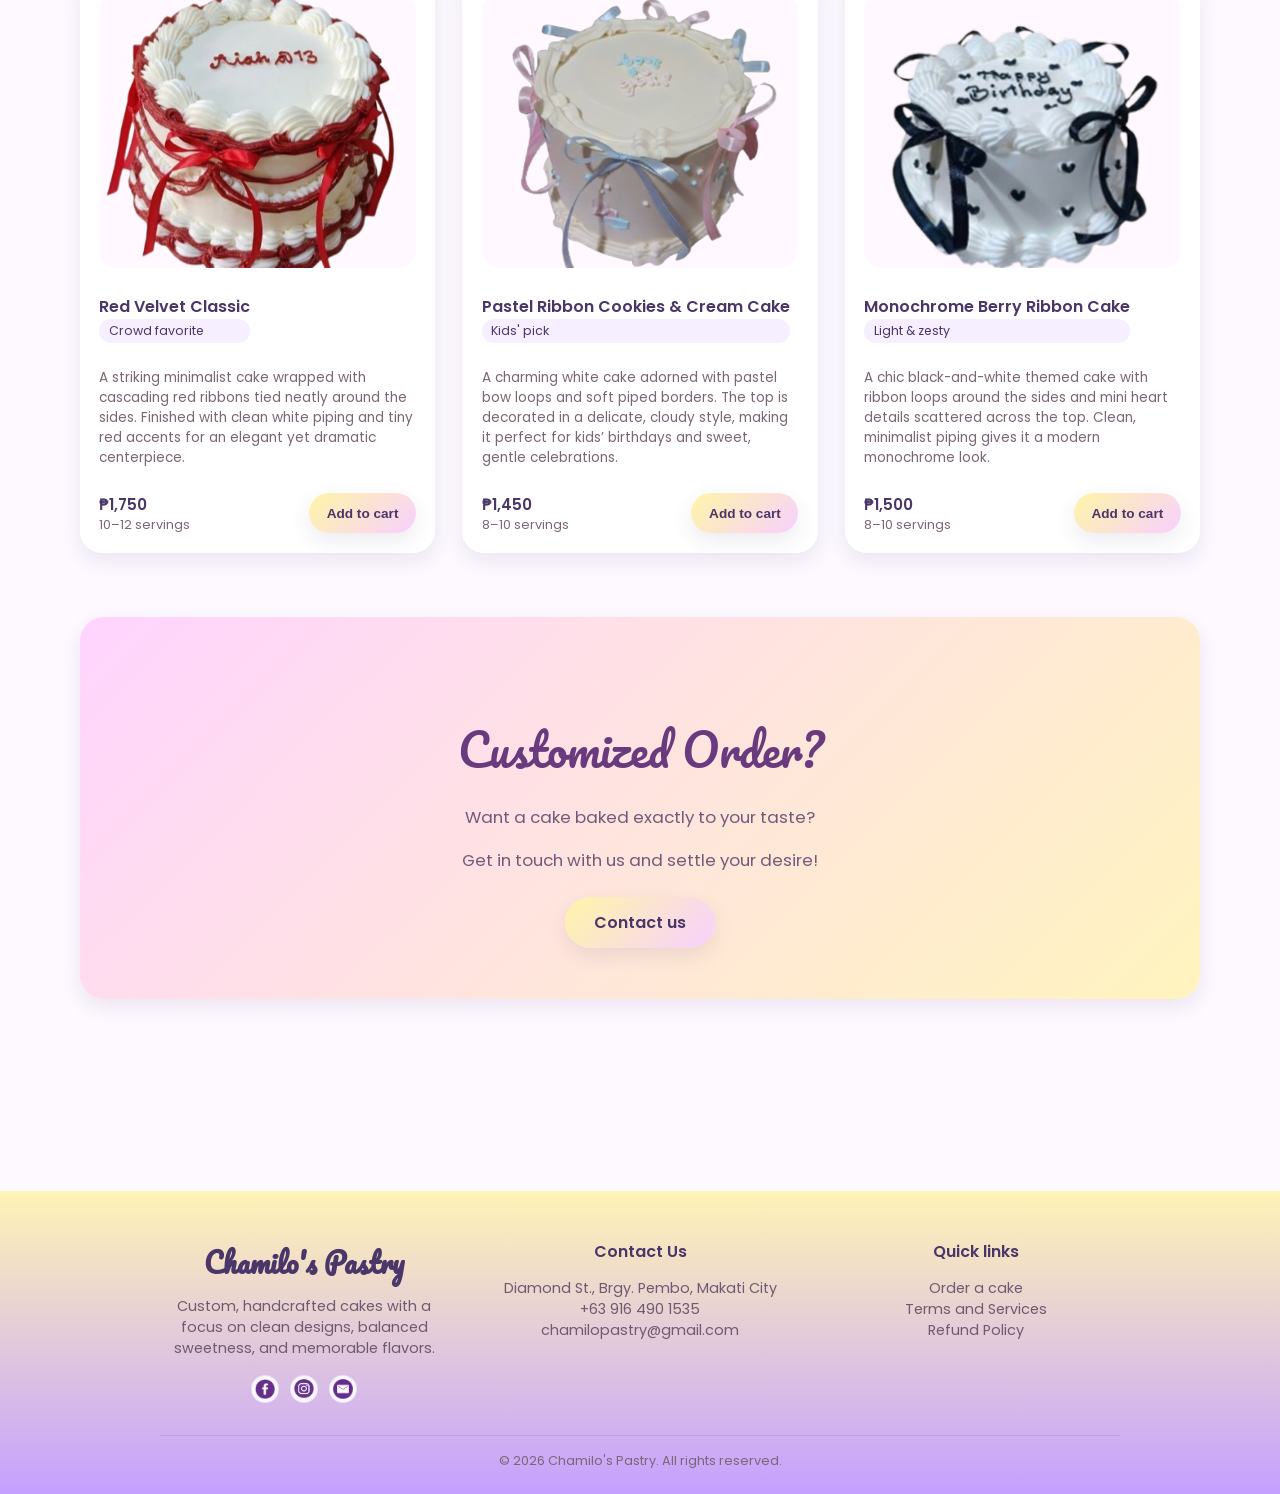
<file: html/menu.html>
<!DOCTYPE html>
<html lang="en">
  <head>
    <meta charset="UTF-8" />
    <title>Chamilo's Pastry</title>
    <link rel="icon" type="image/png" href="/assets/logo.png">
    <meta name="viewport" content="width=device-width, initial-scale=1" />
    <!-- Fonts -->
    <link rel="preconnect" href="https://fonts.googleapis.com" />
    <link rel="preconnect" href="https://fonts.gstatic.com" crossorigin />
    <link
      href="https://fonts.googleapis.com/css2?family=Pacifico&family=Poppins:wght@300;400;500;600;700&display=swap"
      rel="stylesheet"
    />
    <!-- CSS -->
    <link rel="stylesheet" href="/css/style.css" />
    <link rel="stylesheet" href="/css/nav.css" />
    <link rel="stylesheet" href="/css/footer.css" />
    <link rel="stylesheet" href="/css/menu.css" />
  </head>
  <body class="page-enter" data-page="menu">

  <!-- ===================== PAGE LOADER ===================== -->
  <div id="pageLoader" class="page-loader">
    <div class="loader-content">
      <div class="loader-logo-ring"><img src="/assets/logo.png" class="loader-logo-img" alt="Chamilo's Pastry" /></div>
      <h1 class="loader-brand-title">Chamilo's Pastry</h1>
      <p class="loader-tagline">Handcrafted with love</p>
      <div class="loader-bar-track"><div class="loader-bar-fill"></div></div>
    </div>
  </div>

    <!-- Header -->
    <header class="site-header">
      <div class="container nav-bar">
        <a href="/html/index.html" class="brand">
          <div class="brand-logo">
            <img src="/assets/logo.png" alt="Chamilo's Pastry Logo" />
          </div>
          <span class="brand-name">Chamilo's Pastry</span>
        </a>

        <button class="nav-toggle" aria-label="Toggle navigation">☰</button>

        <nav>
          <ul class="nav-links">
            <li><a href="/html/index.html">Home</a></li>
            <li><a href="/html/menu.html">Menu</a></li>
            <li><a href="/html/about.html">About</a></li>
            <li><a href="/html/contact.html">Contact</a></li>
          </ul>
        </nav>

        <div class="nav-actions">
          <button class="nav-cart" type="button">
            <span class="nav-cart-icon"></span>
            <span class="cart-badge" id="cartCount">0</span>
          </button>
          <a href="/html/login.html" class="btn btn-ghost">Log in</a>
        </div>
      </div>
    </header>

    <main>
      <section class="section">
        <div class="container">
          <h1 class="section-title fade-in-up">Our signature cakes</h1>
          <p class="menu-intro fade-in-up fade-in-delay-1">
            Share your event details, theme, and budget, and we’ll get 
            back to you with cake recommendations and a quote.
          </p>

          <!-- Carousel -->
          <div class="carousel fade-in-up fade-in-delay-2" id="cakeCarousel">
            <div class="carousel-track">
              <!-- Slide 1 -->
              <article class="carousel-item">
                <div class="carousel-cake-info">
                  <div class="carousel-tag">
                    Bestseller · <span>Perfect for birthdays</span>
                  </div>
                  <h3>Lavender Butterfly Dream Cake</h3>
                  <p class="carousel-description">
                    Fluffy vanilla sponge layered with smooth vanilla cream,
                    decorated with edible gold beads, pastel butterflies, and
                    soft lavender frosting for a dreamy, elegant finish.
                  </p>
                  <div class="carousel-meta">
                    <span class="carousel-price"
                      >₱1,500 · 8–10 servings</span
                    >
                  </div>
                  <button
                    class="btn btn-primary menu-add-btn"
                    data-add-to-cart
                    data-id="c1"
                    data-name="Strawberry Milk Cloud Cake"
                    data-price="1500"
                    data-image="/assets/menu-signature1.png"
                  >
                    Add to cart
                  </button>
                </div>
                <div class="carousel-image">
                  <div class="carousel-cake-blob">
                    <div class="carousel-cake-inner">
                      <img
                        src="/assets/menu-signature1.png"
                        alt="Strawberry Milk Cloud Cake"
                        class="carousel-cake-img"
                      />
                    </div>
                  </div>
                </div>
              </article>

              <!-- Slide 2 -->
              <article class="carousel-item">
                <div class="carousel-cake-info">
                  <div class="carousel-tag">
                    Classic · <span>Perfect for any occasion</span>
                  </div>
                  <h3>Vanilla Bean Celebration Cake</h3>
                  <p class="carousel-description">
                    Madagascar vanilla sponge with silky vanilla-bean
                    buttercream, finished with a minimalist piped border and a
                    bold red ribbon-style trim.
                  </p>
                  <div class="carousel-meta">
                    <span class="carousel-price"
                      >₱1,350 · 8–10 servings</span
                    >
                  </div>
                  <button
                    class="btn btn-primary menu-add-btn"
                    data-add-to-cart
                    data-id="c2"
                    data-name="Vanilla Bean Celebration Cake"
                    data-price="1350"
                    data-image="/assets/menu-signature2.png"
                  >
                    Add to cart
                  </button>
                </div>
                <div class="carousel-image">
                  <div class="carousel-cake-blob">
                    <div class="carousel-cake-inner">
                      <img
                        src="/assets/menu-signature2.png"
                        alt="Strawberry Milk Cloud Cake"
                        class="carousel-cake-img"
                      />
                    </div>
                  </div>
                </div>
              </article>

              <!-- Slide 3 -->
              <article class="carousel-item">
                <div class="carousel-cake-info">
                  <div class="carousel-tag">
                    Cool · <span>Casual</span>
                  </div>
                  <h3>Ocean Breeze Celebration Cake</h3>
                  <p class="carousel-description">
                    Soft vanilla sponge covered in smooth buttercream, decorated
                    with hand-crafted seashells, a bold red starfish, gentle
                    wave textures, and sandy details for a playful seaside
                    finish. Customized with the message “8 months” to mark a
                    special milestone.
                  </p>
                  <div class="carousel-meta">
                    <span class="carousel-price"
                      >₱1,600 · 6–8 servings</span
                    >
                  </div>
                  <button
                    class="btn btn-primary menu-add-btn"
                    data-add-to-cart
                    data-id="c3"
                    data-name="Lavender Honey Velvet Cake"
                    data-price="1800"
                    data-image="/assets/menu-signature3.png"
                  >
                    Add to cart
                  </button>
                </div>
                <div class="carousel-image">
                  <div class="carousel-cake-blob">
                    <div class="carousel-cake-inner">
                      <img
                        src="/assets/menu-signature3.png"
                        alt="Strawberry Milk Cloud Cake"
                        class="carousel-cake-img"
                      />
                    </div>
                  </div>
                </div>
              </article>
            </div>

            <!-- dots + mini arrows row -->
            <div class="carousel-dots-wrapper">
              <button
                class="carousel-mini-arrow mini-prev"
                type="button"
                aria-label="Previous cake"
              >
                ‹
              </button>

              <div class="carousel-dots" id="carouselDots">
                <button class="carousel-dot" data-index="0"></button>
                <button class="carousel-dot" data-index="1"></button>
                <button class="carousel-dot" data-index="2"></button>
              </div>

              <button
                class="carousel-mini-arrow mini-next"
                type="button"
                aria-label="Next cake"
              >
                ›
              </button>
            </div>
          </div>
          <!-- end .carousel -->

          <!-- Full menu -->
          <section class="menu-section">
            <h2 class="section-title" style="margin-bottom: 0.4rem">
              Explore a world of  flavors
            </h2>
            <p class="section-subtitle">
              These are our most popular sizes and flavors. For fully custom
              designs, reach out through the contact page.
            </p>

            <div class="menu-grid">
              <!-- Card 1 -->
              <article class="menu-card fade-in-up">
                <div class="menu-card-img-wrapper">
                  <img
                    src="/assets/fullMenu1.png"
                    alt="Blue Waves"
                    class="menu-card-img"
                  />
                </div>

                <div class="menu-card-top">
                  <div>
                    <div class="menu-card-name">Blue Waves</div>
                    <div class="menu-card-tag">Rich & Indulgent</div>
                  </div>
                </div>
                <p class="menu-card-desc">
                  A smooth vanilla-buttercream cake decorated with layered
                  ocean-blue panels, soft white accents, and tiny star-like
                  sparkles for a clean, modern sea-inspired look. Perfect for
                  birthdays and coastal-themed celebrations.
                </p>
                <div class="menu-card-bottom">
                  <div>
                    <div class="menu-card-price">₱1,450</div>
                    <div class="menu-card-size">8–10 servings</div>
                  </div>
                  <button
                    class="btn btn-primary menu-add-btn"
                    data-add-to-cart
                    data-id="c4"
                    data-name="Chocolate Fudge Layers"
                    data-price="1450"
                    data-image="/assets/fullMenu1.png"
                  >
                    Add to cart
                  </button>
                </div>
              </article>

              <!-- Card 2 -->
              <article class="menu-card fade-in-up fade-in-delay-1">
                <div class="menu-card-img-wrapper">
                  <img
                    src="/assets/fullMenu2.png"
                    alt="Heartfelt Macapuno Cake"
                    class="menu-card-img"
                  />
                </div>

                <div class="menu-card-top">
                  <div>
                    <div class="menu-card-name">Heartfelt Macapuno Cake</div>
                    <div class="menu-card-tag">This Week Favorite</div>
                  </div>
                </div>
                <p class="menu-card-desc">
                  A white heart-shaped cake bordered with a stitched outline and
                  topped with playful red accents. Clean piping and a
                  handwritten-style center make it ideal for anniversaries,
                  valentines, and romantic occasions.
                </p>
                <div class="menu-card-bottom">
                  <div>
                    <div class="menu-card-price">₱1,550</div>
                    <div class="menu-card-size">8–10 servings</div>
                  </div>
                  <button
                    class="btn btn-primary menu-add-btn"
                    data-add-to-cart
                    data-id="c5"
                    data-name="Ube Macapuno Dream"
                    data-price="1550"
                    data-image="/assets/fullMenu2.png"
                  >
                    Add to cart
                  </button>
                </div>
              </article>

              <!-- Card 3 -->
              <article class="menu-card fade-in-up fade-in-delay-2">
                <div class="menu-card-img-wrapper">
                  <img
                    src="/assets/fullMenu3.png"
                    alt="Pastel Garden Mocha Cake"
                    class="menu-card-img"
                  />
                </div>

                <div class="menu-card-top">
                  <div>
                    <div class="menu-card-name">Pastel Garden Mocha Cake</div>
                    <div class="menu-card-tag">Flower Lovers</div>
                  </div>
                </div>
                <p class="menu-card-desc">
                  A round mocha sponge decorated with soft pastel flowers, tiny
                  leaves, and a hand-drawn “garden border” wrapping around the
                  sides. Light, cheerful, and perfect for casual celebrations.
                </p>
                <div class="menu-card-bottom">
                  <div>
                    <div class="menu-card-price">₱1,500</div>
                    <div class="menu-card-size">8–10 servings</div>
                  </div>
                  <button
                    class="btn btn-primary menu-add-btn"
                    data-add-to-cart
                    data-id="c6"
                    data-name="Mocha Crunch Celebration"
                    data-price="1500"
                    data-image="/assets/fullMenu3.png"
                  >
                    Add to cart
                  </button>
                </div>
              </article>

              <!-- Card 4 -->
              <article class="menu-card fade-in-up">
                <div class="menu-card-img-wrapper">
                  <img
                    src="/assets/fullMenu4.png"
                    alt="Red Velvet Classic"
                    class="menu-card-img"
                  />
                </div>

                <div class="menu-card-top">
                  <div>
                    <div class="menu-card-name">Red Velvet Classic</div>
                    <div class="menu-card-tag">Crowd favorite</div>
                  </div>
                </div>
                <p class="menu-card-desc">
                  A striking minimalist cake wrapped with cascading red ribbons
                  tied neatly around the sides. Finished with clean white piping
                  and tiny red accents for an elegant yet dramatic centerpiece.
                </p>
                <div class="menu-card-bottom">
                  <div>
                    <div class="menu-card-price">₱1,750</div>
                    <div class="menu-card-size">10–12 servings</div>
                  </div>
                  <button
                    class="btn btn-primary menu-add-btn"
                    data-add-to-cart
                    data-id="c7"
                    data-name="Red Velvet Classic"
                    data-price="1600"
                    data-image="/assets/fullMenu4.png"
                  >
                    Add to cart
                  </button>
                </div>
              </article>

              <!-- Card 5 -->
              <article class="menu-card fade-in-up fade-in-delay-1">
                <div class="menu-card-img-wrapper">
                  <img
                    src="/assets/fullMenu5.png"
                    alt="Pastel Ribbon Cookies & Cream Cake"
                    class="menu-card-img"
                  />
                </div>

                <div class="menu-card-top">
                  <div>
                    <div class="menu-card-name">
                      Pastel Ribbon Cookies & Cream Cake
                    </div>
                    <div class="menu-card-tag">Kids' pick</div>
                  </div>
                </div>
                <p class="menu-card-desc">
                  A charming white cake adorned with pastel bow loops and soft
                  piped borders. The top is decorated in a delicate, cloudy
                  style, making it perfect for kids’ birthdays and sweet, gentle
                  celebrations.
                </p>
                <div class="menu-card-bottom">
                  <div>
                    <div class="menu-card-price">₱1,450</div>
                    <div class="menu-card-size">8–10 servings</div>
                  </div>
                  <button
                    class="btn btn-primary menu-add-btn"
                    data-add-to-cart
                    data-id="c8"
                    data-name="Cookies & Cream Sprinkle Cake"
                    data-price="1450"
                    data-image="/assets/fullMenu5.png"
                  >
                    Add to cart
                  </button>
                </div>
              </article>

              <!-- Card 6 -->
              <article class="menu-card fade-in-up fade-in-delay-2">
                <div class="menu-card-img-wrapper">
                  <img
                    src="/assets/fullMenu6.png"
                    alt="Monochrome Berry Ribbon Cake"
                    class="menu-card-img"
                  />
                </div>

                <div class="menu-card-top">
                  <div>
                    <div class="menu-card-name">
                      Monochrome Berry Ribbon Cake
                    </div>
                    <div class="menu-card-tag">Light & zesty</div>
                  </div>
                </div>
                <p class="menu-card-desc">
                  A chic black-and-white themed cake with ribbon loops around
                  the sides and mini heart details scattered across the top.
                  Clean, minimalist piping gives it a modern monochrome look.
                </p>
                <div class="menu-card-bottom">
                  <div>
                    <div class="menu-card-price">₱1,500</div>
                    <div class="menu-card-size">8–10 servings</div>
                  </div>
                  <button
                    class="btn btn-primary menu-add-btn"
                    data-add-to-cart
                    data-id="c9"
                    data-name="Lemon Berry Cream Cake"
                    data-price="1500"
                    data-image="/assets/fullMenu6.png"
                  >
                    Add to cart
                  </button>
                </div>
              </article>
            </div>

            <!-- Customized Order CTA -->
            <div class="custom-order-section">
              <h3 class="custom-order-title">Customized Order?</h3>
              <p class="custom-order-line">Want a cake baked exactly to your taste?</p>
              <p class="custom-order-line secondary">
                Get in touch with us and settle your desire!
              </p>
              <a href="/html/contact.html" class="btn btn-primary custom-order-btn">
                Contact us
              </a>
            </div>
          </section>
        </div>
      </section>
    </main>

    <!-- Footer -->
    <footer class="site-footer">
    <div class="footer-inner">
      <div class="footer-brand">
        <h3>Chamilo's Pastry</h3>
         <p>
          Custom, handcrafted cakes with a focus on clean designs, balanced sweetness, 
          and memorable flavors.
         </p>
      <div class="footer-socials">
        <!-- Facebook -->
        <a
          href="https://www.facebook.com/profile.php?id=100089264954559"
          target="_blank"
          rel="noopener"
          aria-label="Visit our Facebook page"
        >
          <img src="/assets/fb.png" alt="Facebook icon" />
        </a>

        <!-- Instagram -->
        <a
          href="https://www.instagram.com/chamilos_pastrys/"
          target="_blank"
          rel="noopener"
          aria-label="Visit our Instagram page"
        >
          <img src="/assets/insta.png" alt="Instagram icon" />
        </a>

        <!-- Email (Gmail) -->
        <a href="mailto:Chamilopastry@gmail.com" aria-label="Email us">
          <img src="/assets/email.png" alt="Email icon" />
        </a>
      </div>
    </div>

    <div>
      <div class="footer-column-title">Contact Us</div>
      <ul class="footer-links">
        <li>Diamond St., Brgy. Pembo, Makati City</li>
        <li>+63 916 490 1535</li>
        <li>chamilopastry@gmail.com</li>
      </ul>
    </div>

    <div>
      <div class="footer-column-title">Quick links</div>
      <ul class="footer-links">
        <li><a href="/html/menu.html">Order a cake</a></li>
        <li><a href="/html/contact.html">Terms and Services</a></li>
        <li><a href="/html/login.html">Refund Policy</a></li>
      </ul>
    </div>
  </div>

  <div class="footer-bottom">
    © <span id="year"></span> Chamilo's Pastry. All rights reserved.
  </div>
</footer>

    <script src="/js/script.js"></script>
    <link rel="stylesheet" href="/css/chatbot.css" />
    <script src="/js/chatbot.js"></script>
  </body>
</html>
</file>
<file: css/style.css>
/* style.css - global styles, colors, typography */

:root {
  /* PASTEL COLOR PALETTE — CLEAN, SOFT, CONSISTENT */
  --pastel-yellow: #fff5a8;
  --pastel-purple: #d9c8ff;
  --accent-purple: #7a5fa8;
  --accent-pink: #f7d0ff;
  --deep-plum: #4a3668;
  --soft-white: #ffffff;
  --light-border: rgba(122, 95, 168, 0.25);

  --font-body: "Poppins", sans-serif;
  --font-cursive: "Pacifico", cursive;

  --shadow-soft: 0px 8px 20px rgba(74, 54, 104, 0.1);
  --transition-base: 0.25s ease;
}

*,
*::before,
*::after {
  box-sizing: border-box;
}

html {
  scroll-behavior: smooth;
}

body {
  margin: 0;
  font-family: var(--font-body);
  color: var(--deep-plum);
  background: #fdf9ff;
  min-height: 100vh;
  overflow-x: hidden;
}

/* ============================
   PAGE BACKGROUND DECORATIONS
   ============================ */

.page-bg-decor {
  position: fixed;
  inset: 0;
  z-index: -1;
  pointer-events: none;
  overflow: hidden;
}

.page-bg-decor::before {
  content: "";
  position: absolute;
  inset: 0;
  background:
    radial-gradient(ellipse at 0% 0%, rgba(255, 245, 168, 0.55) 0%, transparent 50%),
    radial-gradient(ellipse at 100% 100%, rgba(217, 200, 255, 0.45) 0%, transparent 50%),
    radial-gradient(ellipse at 50% 50%, rgba(247, 208, 255, 0.2) 0%, transparent 60%),
    #fdf9ff;
}

.bg-blob {
  position: absolute;
  border-radius: 50%;
  filter: blur(80px);
}

.bg-blob-1 {
  width: 600px; height: 600px;
  background: radial-gradient(circle, rgba(255, 245, 168, 0.7), rgba(255, 220, 180, 0.3));
  top: -180px; left: -180px;
  animation: blobDrift 12s ease-in-out infinite alternate;
}

.bg-blob-2 {
  width: 500px; height: 500px;
  background: radial-gradient(circle, rgba(217, 200, 255, 0.6), rgba(247, 208, 255, 0.3));
  bottom: 10%; right: -160px;
  animation: blobDrift 15s ease-in-out infinite alternate-reverse;
}

.bg-blob-3 {
  width: 350px; height: 350px;
  background: radial-gradient(circle, rgba(247, 208, 255, 0.5), transparent);
  top: 40%; left: 20%;
  animation: blobDrift 18s ease-in-out infinite alternate;
}

.bg-blob-4 {
  width: 280px; height: 280px;
  background: radial-gradient(circle, rgba(255, 245, 168, 0.45), transparent);
  top: 60%; right: 15%;
  animation: blobDrift 14s ease-in-out infinite alternate-reverse;
}

@keyframes blobDrift {
  0%   { transform: translate(0, 0) scale(1); }
  100% { transform: translate(20px, 18px) scale(1.06); }
}

.bg-sprinkle {
  position: absolute;
  font-size: 1rem;
  color: rgba(122, 95, 168, 0.18);
  pointer-events: none;
  animation: sprinkleSpin 20s linear infinite;
}
.bg-s1 { top: 12%; left: 8%; font-size: 1.2rem; animation-duration: 22s; }
.bg-s2 { top: 25%; right: 6%; font-size: 0.8rem; animation-duration: 16s; animation-direction: reverse; }
.bg-s3 { top: 55%; left: 5%; font-size: 1rem; animation-duration: 19s; }
.bg-s4 { top: 75%; right: 8%; font-size: 1.4rem; animation-duration: 24s; animation-direction: reverse; color: rgba(247, 208, 255, 0.6); }
.bg-s5 { top: 40%; left: 50%; font-size: 0.7rem; animation-duration: 30s; }

@keyframes sprinkleSpin {
  from { transform: rotate(0deg) scale(1); opacity: 0.5; }
  50%  { transform: rotate(180deg) scale(1.3); opacity: 1; }
  to   { transform: rotate(360deg) scale(1); opacity: 0.5; }
}

.bg-dots-grid {
  position: absolute;
  inset: 0;
  background-image: radial-gradient(circle, rgba(122, 95, 168, 0.08) 1px, transparent 1px);
  background-size: 36px 36px;
}

/* ============================
   PAGE LOADER — pop in / pop out
   ============================ */

.page-loader {
  position: fixed;
  inset: 0;
  z-index: 9999;
  display: flex;
  align-items: center;
  justify-content: center;
  pointer-events: auto;
  overflow: hidden;
  background: linear-gradient(
    135deg,
    #fdf4b8 0%,
    #fde3c8 16%,
    #fccfe0 33%,
    #f0bef8 50%,
    #dbaef5 67%,
    #c89eec 83%,
    #a07dd4 100%
  );
  opacity: 0;
  transform: scale(0.86);
}

/* Hide state */
.page-loader--hide {
  pointer-events: none;
}

/* Entrance: bouncy scale up */
.page-loader.pop-in {
  opacity: 1;
  transform: scale(1);
  transition: opacity 0.3s ease,
              transform 0.45s cubic-bezier(0.34, 1.56, 0.64, 1);
}

/* Exit: scale up + fade */
.page-loader.pop-out {
  opacity: 0;
  transform: scale(1.07);
  transition: opacity 0.35s ease, transform 0.35s ease;
}

/* ---------- LOADER CENTER CONTENT ---------- */
.loader-content {
  position: relative;
  z-index: 2;
  text-align: center;
  display: flex;
  flex-direction: column;
  align-items: center;
  gap: 0.6rem;
  opacity: 0;
  transform: translateY(12px) scale(0.97);
  transition: opacity 0.5s ease, transform 0.5s ease;
  pointer-events: none;
}

.page-loader.show-content .loader-content {
  opacity: 1;
  transform: translateY(0) scale(1);
}

/* Cake emoji ring */
.loader-logo-ring {
  width: 76px;
  height: 76px;
  border-radius: 50%;
  border: 2.5px solid rgba(255, 255, 255, 0.55);
  background: rgba(255, 255, 255, 0.18);
  backdrop-filter: blur(6px);
  display: flex;
  align-items: center;
  justify-content: center;
  margin-bottom: 0.4rem;
  position: relative;
  animation: loaderRingPulse 2s ease-in-out infinite;
}

.loader-logo-ring::before {
  content: "";
  position: absolute;
  inset: -6px;
  border-radius: 50%;
  border: 1.5px solid rgba(255, 255, 255, 0.25);
  animation: loaderRingPulse 2s ease-in-out infinite 0.3s;
}

@keyframes loaderRingPulse {
  0%, 100% { opacity: 0.6; transform: scale(1); }
  50%       { opacity: 1;   transform: scale(1.05); }
}

.loader-logo-emoji {
  font-size: 2rem;
}

/* Brand title */
.loader-brand-title {
  font-family: var(--font-cursive);
  font-size: clamp(2rem, 6vw, 3rem);
  color: var(--deep-plum);
  margin: 0;
  letter-spacing: 0.01em;
  text-shadow: 0 2px 16px rgba(255, 255, 255, 0.5);
}

/* Tagline */
.loader-tagline {
  font-size: 0.78rem;
  color: rgba(74, 54, 104, 0.7);
  letter-spacing: 0.18em;
  text-transform: uppercase;
  margin: 0;
}

/* Thin loading bar */
.loader-bar-track {
  width: min(220px, 70vw);
  height: 2.5px;
  background: rgba(74, 54, 104, 0.18);
  border-radius: 999px;
  overflow: hidden;
  margin-top: 0.8rem;
}

.loader-bar-fill {
  height: 100%;
  width: 0%;
  background: linear-gradient(
    90deg,
    var(--deep-plum),
    var(--accent-purple),
    var(--deep-plum)
  );
  background-size: 200% 100%;
  border-radius: inherit;
  transition: width 1.6s cubic-bezier(0.4, 0, 0.2, 1);
  animation: barShimmer 2s linear infinite;
}

.page-loader.fill-bar .loader-bar-fill {
  width: 100%;
}

@keyframes barShimmer {
  0%   { background-position: 100% 0; }
  100% { background-position: -100% 0; }
}

/* ============================
   UTILITY CLASSES
   ============================ */

.container {
  width: min(1120px, 94%);
  margin-inline: auto;
}

.section {
  padding: 4rem 0;
}

.section-title {
  font-family: var(--font-cursive);
  font-size: clamp(2rem, 3vw, 2.6rem);
  text-align: center;
  margin-bottom: 1rem;
}

.section-subtitle {
  text-align: center;
  max-width: 540px;
  margin: 0 auto 3rem;
  color: #7a6675;
}

.card {
  background: rgba(255, 255, 255, 0.92);
  border-radius: 24px;
  box-shadow: var(--shadow-soft);
  padding: 2rem;
  position: relative;
  overflow: hidden;
}

.card::before {
  content: "";
  position: absolute;
  inset: -30%;
  background: radial-gradient(circle at top right, rgba(255, 247, 210, 0.7), transparent 55%);
  opacity: 0.7;
  pointer-events: none;
}

/* ============================
   BUTTONS
   ============================ */

.btn {
  display: inline-flex;
  align-items: center;
  justify-content: center;
  gap: 0.4rem;
  padding: 0.8rem 1.6rem;
  border-radius: 999px;
  border: none;
  cursor: pointer;
  font-weight: 600;
  font-size: 0.95rem;
  text-decoration: none;
  transition: transform var(--transition-base), box-shadow var(--transition-base),
    background var(--transition-base), color var(--transition-base);
}

.btn-primary {
  background: linear-gradient(135deg, var(--pastel-yellow), var(--accent-pink));
  color: var(--deep-plum);
  box-shadow: var(--shadow-soft);
}

.btn-outline {
  background: transparent;
  border: 2px solid var(--light-border);
  color: var(--deep-plum);
}

.btn-ghost {
  background: transparent;
  color: var(--deep-plum);
}

.btn:hover {
  transform: translateY(-2px) scale(1.03);
  box-shadow: 0 16px 35px rgba(75, 59, 71, 0.18);
}

.btn:active {
  transform: translateY(0) scale(0.98);
  box-shadow: 0 6px 18px rgba(75, 59, 71, 0.14);
}

/* ============================
   INPUTS / FORMS
   ============================ */

input:not([type="radio"]):not([type="checkbox"]),
textarea,
select {
  font-family: var(--font-body);
  border-radius: 999px;
  border: 1px solid #e4d5f7;
  padding: 0.8rem 1rem;
  width: 100%;
  font-size: 0.95rem;
  outline: none;
  transition: border-color var(--transition-base), box-shadow var(--transition-base),
    background var(--transition-base);
  background: rgba(255, 255, 255, 0.92);
}

textarea {
  border-radius: 18px;
  min-height: 140px;
  resize: vertical;
}

input:not([type="radio"]):not([type="checkbox"]):focus,
textarea:focus,
select:focus {
  border-color: var(--accent-pink);
  box-shadow: 0 0 0 3px rgba(255, 199, 217, 0.45);
}

input[type="radio"],
input[type="checkbox"] {
  width: auto;
  padding: 0;
  margin: 0;
  box-shadow: none;
  background: transparent;
}

/* ============================
   PILL BADGE
   ============================ */

.pill {
  display: inline-flex;
  align-items: center;
  gap: 0.4rem;
  padding: 0.35rem 0.9rem;
  border-radius: 999px;
  background: rgba(230, 215, 255, 0.45);
  color: #765f8a;
  font-size: 0.8rem;
}

.cart-badge {
  min-width: 1.4rem;
  height: 1.4rem;
  border-radius: 999px;
  background: var(--accent-pink);
  color: var(--deep-plum);
  display: inline-flex;
  align-items: center;
  justify-content: center;
  font-size: 0.78rem;
  font-weight: 700;
}

/* ============================
   HERO ENTRANCE ANIMATIONS
   ============================ */

.fade-in-up {
  opacity: 0;
  transform: translateY(20px);
  animation: fadeInUp 0.8s ease-out forwards;
}

.fade-in-delay-1 { animation-delay: 0.15s; }
.fade-in-delay-2 { animation-delay: 0.3s; }
.fade-in-delay-3 { animation-delay: 0.45s; }

@keyframes fadeInUp {
  to {
    opacity: 1;
    transform: translateY(0);
  }
}

/* ============================
   SCROLL-REVEAL ANIMATIONS
   ============================ */

.scroll-reveal {
  opacity: 0;
  transform: translateY(28px);
  transition: opacity 0.7s ease, transform 0.7s ease;
}

.scroll-reveal.in-view {
  opacity: 1;
  transform: translateY(0);
}

/* ============================
   CART DROPDOWN
   ============================ */

.cart-overlay {
  position: fixed;
  top: 0; left: 0;
  width: 100%; height: 100%;
  pointer-events: none;
  z-index: 200;
}

.cart-overlay.visible {
  pointer-events: auto;
}

.cart-panel {
  position: absolute;
  top: 70px; right: 20px;
  width: 330px;
  background: #ffffff;
  border-radius: 18px;
  padding: 1rem 1.2rem;
  box-shadow: 0 10px 35px rgba(0, 0, 0, 0.18);
  max-height: 70vh;
  overflow-y: auto;
  opacity: 0;
  transform: translateY(-10px);
  transition: opacity 0.25s ease, transform 0.25s ease;
}

.cart-overlay.visible .cart-panel {
  opacity: 1;
  transform: translateY(0);
}

.cart-panel-header {
  display: flex;
  justify-content: space-between;
  align-items: center;
  margin-bottom: 0.6rem;
}

.cart-panel-title {
  font-size: 1.2rem;
  font-family: var(--font-cursive);
  color: var(--accent-purple);
}

.cart-panel-close {
  background: transparent;
  border: none;
  font-size: 1.4rem;
  cursor: pointer;
}

.cart-item-row {
  display: flex;
  align-items: center;
  gap: 0.6rem;
  padding: 0.6rem 0;
  border-bottom: 1px solid #eee;
  font-size: 0.85rem;
}

.cart-item-img {
  width: 50px;
  height: 50px;
  border-radius: 10px;
  object-fit: cover;
  flex-shrink: 0;
}

.cart-item-img-placeholder {
  width: 50px;
  height: 50px;
  border-radius: 10px;
  background: linear-gradient(135deg, rgba(255,245,168,0.7), rgba(230,215,255,0.7));
  display: flex;
  align-items: center;
  justify-content: center;
  font-size: 1.3rem;
  flex-shrink: 0;
}

.cart-item-details {
  flex: 1;
  min-width: 0;
}

.cart-item-name {
  font-weight: 500;
  font-size: 0.82rem;
  line-height: 1.3;
  overflow: hidden;
  text-overflow: ellipsis;
  white-space: nowrap;
}

.cart-item-price {
  font-size: 0.78rem;
  color: var(--accent-purple);
  font-weight: 600;
  margin-top: 0.1rem;
}

.qty-controls {
  display: inline-flex;
  align-items: center;
  gap: 0.3rem;
  background: rgba(217, 200, 255, 0.35);
  padding: 0.2rem 0.5rem;
  border-radius: 999px;
  font-size: 0.8rem;
}

.qty-controls button {
  background: transparent;
  border: none;
  cursor: pointer;
}

.cart-remove-btn {
  border: none;
  background: transparent;
  color: #b86c82;
  cursor: pointer;
  font-size: 0.75rem;
  text-decoration: underline;
}

.cart-empty-message {
  text-align: center;
  padding: 1rem 0.5rem;
  font-size: 0.9rem;
  color: #7a6675;
}

.cart-summary-box { margin-top: 0.8rem; }

.cart-summary-row {
  display: flex;
  justify-content: space-between;
  font-size: 0.9rem;
  margin-bottom: 0.3rem;
}

.cart-summary-total {
  font-weight: 700;
  font-size: 1rem;
}

/* ============================
   CART TOAST
   ============================ */

.cart-toast {
  position: fixed;
  right: 1.5rem; bottom: 1.5rem;
  max-width: 320px;
  z-index: 210;
  background: rgba(255, 255, 255, 0.97);
  border-radius: 18px;
  box-shadow: 0 12px 28px rgba(0, 0, 0, 0.18);
  padding: 0.9rem 1.1rem;
  display: flex;
  align-items: flex-start;
  gap: 0.7rem;
  opacity: 0;
  transform: translateY(16px);
  pointer-events: none;
  transition: opacity var(--transition-base), transform var(--transition-base);
  font-size: 0.9rem;
}

.cart-toast--visible {
  opacity: 1;
  transform: translateY(0);
  pointer-events: auto;
}

.cart-toast-icon {
  width: 34px; height: 34px;
  border-radius: 999px;
  display: flex;
  align-items: center;
  justify-content: center;
  background: radial-gradient(circle at 30% 30%, var(--pastel-yellow), var(--pastel-purple));
  font-size: 1.1rem;
}

.cart-toast-main { flex: 1; }

.cart-toast-title {
  font-weight: 600;
  margin-bottom: 0.2rem;
}

.cart-toast-text {
  font-size: 0.82rem;
  color: #7a6675;
}

.cart-toast-actions {
  display: flex;
  margin-top: 0.6rem;
  gap: 0.4rem;
  flex-wrap: wrap;
}

.cart-toast-btn {
  border: none;
  border-radius: 999px;
  padding: 0.35rem 0.8rem;
  font-size: 0.78rem;
  cursor: pointer;
  transition: background var(--transition-base), transform var(--transition-base);
}

.cart-toast-btn-primary {
  background: var(--accent-purple);
  color: #fff;
}

.cart-toast-btn-ghost {
  background: transparent;
  color: var(--deep-plum);
}

.cart-toast-btn:hover { transform: translateY(-1px); }

.cart-toast-close {
  background: transparent;
  border: none;
  font-size: 1rem;
  cursor: pointer;
  margin-left: 0.1rem;
  color: #9a849f;
}

/* ============================
   CHECKOUT MODAL
   ============================ */

.checkout-overlay {
  position: fixed;
  inset: 0;
  z-index: 220;
  background: rgba(0, 0, 0, 0.15);
  display: flex;
  align-items: center;
  justify-content: center;
  opacity: 0;
  pointer-events: none;
  transition: opacity 0.25s ease;
}

.checkout-overlay.visible {
  opacity: 1;
  pointer-events: auto;
}

.checkout-panel {
  width: min(500px, 96%);
  background: #ffffff;
  border-radius: 24px;
  box-shadow: 0 18px 40px rgba(0, 0, 0, 0.2);
  padding: 1.8rem 1.6rem 1.4rem;
  max-height: 88vh;
  overflow-y: auto;
}

.checkout-header {
  display: flex;
  justify-content: space-between;
  align-items: center;
  margin-bottom: 0.9rem;
}

.checkout-title {
  font-family: var(--font-cursive);
  font-size: 1.7rem;
  color: var(--accent-purple);
}

.checkout-close {
  background: transparent;
  border: none;
  font-size: 1.4rem;
  cursor: pointer;
  color: #9a849f;
}

.checkout-body {
  font-size: 0.9rem;
  color: #6f5a72;
}

.checkout-summary-text { margin-bottom: 0.6rem; }

.checkout-summary {
  border-radius: 14px;
  background: rgba(247, 240, 255, 0.8);
  padding: 0.7rem 0.9rem;
  margin-bottom: 0.9rem;
}

.checkout-summary-row {
  display: flex;
  justify-content: space-between;
  font-size: 0.86rem;
  margin-bottom: 0.25rem;
}

.checkout-summary-row.checkout-summary-total {
  font-weight: 700;
  margin-top: 0.25rem;
}

.checkout-methods {
  margin-top: 0.8rem;
  display: flex;
  flex-direction: column;
  gap: 0.4rem;
}

.checkout-method {
  display: flex;
  align-items: center;
  gap: 0.6rem;
  font-size: 0.86rem;
}

.checkout-method input { margin: 0; }
.checkout-method label { cursor: pointer; }

.checkout-footer {
  display: flex;
  justify-content: flex-end;
  gap: 0.6rem;
  margin-top: 1.1rem;
}

/* ============================
   CHECKOUT EXTENDED FORM
   ============================ */

.checkout-section-label {
  font-size: 0.72rem;
  font-weight: 700;
  text-transform: uppercase;
  letter-spacing: 0.12em;
  color: #9a849f;
  margin: 1rem 0 0.4rem;
}

.checkout-input {
  width: 100%;
  padding: 0.7rem 1rem;
  border-radius: 999px;
  border: 1px solid #e4d5f7;
  font-size: 0.88rem;
  font-family: var(--font-body);
  outline: none;
  transition: border-color 0.2s ease, box-shadow 0.2s ease;
  margin-bottom: 0.45rem;
  background: rgba(255,255,255,0.92);
  box-sizing: border-box;
  color: var(--deep-plum);
}

.checkout-input:focus {
  border-color: var(--accent-pink);
  box-shadow: 0 0 0 3px rgba(247,208,255,0.4);
}

.checkout-textarea {
  width: 100%;
  padding: 0.7rem 1rem;
  border-radius: 14px;
  border: 1px solid #e4d5f7;
  font-size: 0.88rem;
  font-family: var(--font-body);
  outline: none;
  resize: vertical;
  min-height: 68px;
  margin-bottom: 0.45rem;
  background: rgba(255,255,255,0.92);
  box-sizing: border-box;
  color: var(--deep-plum);
}

.checkout-textarea:focus { border-color: var(--accent-pink); }

.checkout-input-hint {
  font-size: 0.73rem;
  color: #9a849f;
  margin: -0.25rem 0 0.5rem 0.6rem;
}

.checkout-delivery-row {
  display: flex;
  gap: 1.4rem;
  margin-bottom: 0.5rem;
}

.checkout-radio-label {
  display: flex;
  align-items: center;
  gap: 0.4rem;
  font-size: 0.88rem;
  cursor: pointer;
}

.checkout-item-row {
  display: flex;
  align-items: center;
  gap: 0.7rem;
  padding: 0.35rem 0;
  font-size: 0.85rem;
}

.checkout-item-img {
  width: 42px;
  height: 42px;
  border-radius: 8px;
  object-fit: cover;
  flex-shrink: 0;
}

.checkout-item-img-placeholder {
  width: 42px;
  height: 42px;
  border-radius: 8px;
  background: linear-gradient(135deg, rgba(255,245,168,0.6), rgba(230,215,255,0.6));
  display: flex;
  align-items: center;
  justify-content: center;
  font-size: 1.1rem;
  flex-shrink: 0;
}

.checkout-item-info { flex: 1; min-width: 0; }

.checkout-item-name {
  font-weight: 500;
  line-height: 1.3;
  font-size: 0.84rem;
}

.checkout-item-qty { font-size: 0.76rem; color: #9a849f; }

.checkout-item-price {
  font-weight: 600;
  color: var(--accent-purple);
  flex-shrink: 0;
  font-size: 0.84rem;
}

/* ============================
   AUTH GATE MODAL
   ============================ */

.auth-gate-overlay {
  position: fixed;
  inset: 0;
  z-index: 400;
  background: rgba(0, 0, 0, 0.28);
  display: flex;
  align-items: center;
  justify-content: center;
  opacity: 0;
  pointer-events: none;
  transition: opacity 0.25s ease;
}

.auth-gate-overlay.visible {
  opacity: 1;
  pointer-events: auto;
}

.auth-gate-card {
  background: #fff;
  border-radius: 24px;
  padding: 2.2rem 2rem;
  text-align: center;
  width: min(360px, 92%);
  box-shadow: 0 20px 60px rgba(0, 0, 0, 0.22);
  transform: scale(0.88);
  transition: transform 0.35s cubic-bezier(0.34, 1.56, 0.64, 1);
}

.auth-gate-overlay.visible .auth-gate-card {
  transform: scale(1);
}

.auth-gate-emoji { font-size: 2.4rem; margin-bottom: 0.4rem; }

.auth-gate-title {
  font-family: var(--font-cursive);
  font-size: 1.6rem;
  color: var(--deep-plum);
  margin: 0 0 0.5rem;
}

.auth-gate-text {
  font-size: 0.88rem;
  color: #7a6675;
  margin: 0 0 1.4rem;
  line-height: 1.6;
}

.auth-gate-actions {
  display: flex;
  gap: 0.7rem;
  justify-content: center;
  flex-wrap: wrap;
  margin-bottom: 0.8rem;
}

.auth-gate-dismiss {
  background: transparent;
  border: none;
  font-size: 0.82rem;
  color: #9a849f;
  cursor: pointer;
  text-decoration: underline;
}

/* ============================
   ORDER CONFIRMATION
   ============================ */

.order-confirm-overlay {
  position: fixed;
  inset: 0;
  z-index: 500;
  background: rgba(0, 0, 0, 0.3);
  display: flex;
  align-items: center;
  justify-content: center;
  opacity: 0;
  pointer-events: none;
  transition: opacity 0.25s ease;
}

.order-confirm-overlay.visible {
  opacity: 1;
  pointer-events: auto;
}

.order-confirm-card {
  background: #fff;
  border-radius: 24px;
  padding: 2.4rem 2rem;
  text-align: center;
  width: min(380px, 92%);
  box-shadow: 0 20px 60px rgba(0, 0, 0, 0.22);
  transform: scale(0.88);
  transition: transform 0.35s cubic-bezier(0.34, 1.56, 0.64, 1);
}

.order-confirm-overlay.visible .order-confirm-card {
  transform: scale(1);
}

.order-confirm-emoji { font-size: 3rem; margin-bottom: 0.5rem; }

.order-confirm-title {
  font-family: var(--font-cursive);
  font-size: 1.9rem;
  color: var(--deep-plum);
  margin: 0 0 0.6rem;
}

.order-confirm-text {
  font-size: 0.9rem;
  color: #7a6675;
  line-height: 1.65;
  margin: 0 0 0.5rem;
}

.order-confirm-details {
  font-size: 0.84rem;
  color: #9a849f;
  margin: 0;
}

/* ============================
   NAV USER STATE
   ============================ */

.nav-user-active {
  background: rgba(255, 255, 255, 0.9) !important;
  border: 1px solid rgba(230, 215, 255, 0.7);
  border-radius: 999px;
  padding: 0.35rem 0.9rem !important;
  font-size: 0.88rem !important;
  font-weight: 600;
  color: var(--deep-plum) !important;
}

/* ============================
   RESPONSIVE HELPERS
   ============================ */

@media (max-width: 640px) {
  .cart-toast {
    left: 0.75rem; right: 0.75rem;
    bottom: 1rem;
  }

  .cart-panel {
    right: 10px;
    width: 92%;
  }
}

@media (max-width: 768px) {
  .section { padding: 3rem 0; }
}

/* ============================
   LOADER LOGO IMAGE
   ============================ */

.loader-logo-img {
  width: 100%;
  height: 100%;
  object-fit: cover;
  border-radius: 50%;
  display: block;
}

/* ============================
   NAV USER DROPDOWN
   ============================ */

.nav-user-wrapper {
  position: relative;
  display: inline-flex;
}

.nav-user-dropdown {
  position: absolute;
  top: calc(100% + 0.5rem);
  right: 0;
  background: #fff;
  border-radius: 14px;
  box-shadow: 0 10px 30px rgba(0,0,0,0.16);
  min-width: 170px;
  overflow: hidden;
  opacity: 0;
  transform: translateY(-8px) scale(0.96);
  pointer-events: none;
  transition: opacity 0.2s ease, transform 0.2s ease;
  z-index: 300;
}

.nav-user-dropdown.visible {
  opacity: 1;
  transform: translateY(0) scale(1);
  pointer-events: auto;
}

.nav-user-dropdown button {
  display: block;
  width: 100%;
  text-align: left;
  padding: 0.7rem 1rem;
  border: none;
  background: transparent;
  cursor: pointer;
  font-size: 0.88rem;
  color: var(--deep-plum);
  font-family: var(--font-body);
  transition: background 0.18s ease;
}

.nav-user-dropdown button:hover {
  background: rgba(230,215,255,0.4);
}

.nav-user-dropdown .dropdown-logout {
  color: #b86c82;
  border-top: 1px solid #f0e8ff;
}

.nav-user-dropdown .dropdown-admin-link {
  display: block;
  width: 100%;
  text-align: left;
  padding: 0.7rem 1rem;
  font-size: 0.88rem;
  font-family: var(--font-body);
  font-weight: 600;
  color: var(--accent-purple);
  text-decoration: none;
  background: transparent;
  transition: background 0.18s ease;
}
.nav-user-dropdown .dropdown-admin-link:hover {
  background: rgba(230,215,255,0.4);
}

.account-role-badge {
  display: inline-flex;
  align-items: center;
  gap: 0.35rem;
  padding: 0.3rem 0.85rem;
  border-radius: 999px;
  font-size: 0.78rem;
  font-weight: 700;
  letter-spacing: 0.06em;
  text-transform: uppercase;
  margin-top: 0.35rem;
}

.account-role-badge.admin {
  background: linear-gradient(135deg, rgba(192,132,252,0.2), rgba(244,114,182,0.15));
  color: #7c3aed;
  border: 1px solid rgba(192,132,252,0.4);
}

.account-role-badge.customer {
  background: rgba(230,215,255,0.4);
  color: var(--accent-purple);
}

/* ============================
   ACCOUNT DETAILS MODAL
   ============================ */

.account-modal-overlay {
  position: fixed;
  inset: 0;
  z-index: 600;
  background: rgba(0,0,0,0.32);
  display: flex;
  align-items: center;
  justify-content: center;
  opacity: 0;
  pointer-events: none;
  transition: opacity 0.25s ease;
  padding: 1rem;
}

.account-modal-overlay.visible {
  opacity: 1;
  pointer-events: auto;
}

.account-modal-card {
  background: #fff;
  border-radius: 28px;
  width: min(560px, 100%);
  max-height: 88vh;
  overflow-y: auto;
  box-shadow: 0 24px 60px rgba(0,0,0,0.22);
  transform: scale(0.92);
  transition: transform 0.35s cubic-bezier(0.34,1.56,0.64,1);
}

.account-modal-overlay.visible .account-modal-card {
  transform: scale(1);
}

.account-modal-header {
  display: flex;
  align-items: center;
  justify-content: space-between;
  padding: 1.4rem 1.8rem;
  border-bottom: 1px solid #f0e8ff;
  position: sticky;
  top: 0;
  background: #fff;
  z-index: 1;
  border-radius: 28px 28px 0 0;
}

.account-modal-title {
  font-family: var(--font-cursive);
  font-size: 1.7rem;
  color: var(--accent-purple);
  margin: 0;
}

.account-modal-close {
  background: transparent;
  border: none;
  font-size: 1.4rem;
  cursor: pointer;
  color: #9a849f;
  transition: color 0.2s ease;
}
.account-modal-close:hover { color: #b86c82; }

.account-modal-body {
  padding: 1.4rem 1.8rem 2rem;
}

.account-avatar {
  text-align: center;
  margin-bottom: 1.4rem;
}

.account-avatar-ring {
  width: 80px; height: 80px;
  border-radius: 50%;
  background: linear-gradient(135deg, var(--pastel-yellow), var(--pastel-purple));
  display: inline-flex;
  align-items: center;
  justify-content: center;
  font-size: 2rem;
  margin-bottom: 0.5rem;
}

.account-avatar-name {
  font-family: var(--font-cursive);
  font-size: 1.3rem;
  color: var(--deep-plum);
}

.account-section-title {
  font-size: 0.72rem;
  font-weight: 700;
  text-transform: uppercase;
  letter-spacing: 0.12em;
  color: #9a849f;
  margin: 1.2rem 0 0.6rem;
  padding-bottom: 0.3rem;
  border-bottom: 1px solid #f0e8ff;
}

.account-field { margin-bottom: 0.8rem; }

.account-field label {
  display: block;
  font-size: 0.78rem;
  color: #7a6675;
  margin-bottom: 0.28rem;
}

.account-field-row {
  display: flex;
  align-items: center;
  gap: 0.5rem;
}

.account-field-row input {
  flex: 1;
  padding: 0.62rem 1rem;
  border-radius: 999px;
  border: 1px solid #e4d5f7;
  font-size: 0.88rem;
  font-family: var(--font-body);
  outline: none;
  background: rgba(255,255,255,0.92);
  color: var(--deep-plum);
  transition: border-color 0.2s ease, box-shadow 0.2s ease;
  box-sizing: border-box;
}

.account-field-row input:focus {
  border-color: var(--accent-pink);
  box-shadow: 0 0 0 3px rgba(247,208,255,0.35);
}

.account-field-row input[readonly] {
  background: rgba(245,240,255,0.7);
  color: #9a849f;
  cursor: default;
}

.account-show-toggle {
  background: transparent;
  border: none;
  font-size: 1rem;
  cursor: pointer;
  padding: 0.35rem;
  color: #9a849f;
  border-radius: 50%;
  transition: background 0.18s;
}
.account-show-toggle:hover { background: rgba(230,215,255,0.4); }

.account-tags-wrap {
  display: flex;
  flex-wrap: wrap;
  gap: 0.35rem;
  min-height: 28px;
}

.account-tag {
  display: inline-flex;
  align-items: center;
  gap: 0.35rem;
  padding: 0.28rem 0.75rem;
  background: rgba(230,215,255,0.5);
  border-radius: 999px;
  font-size: 0.82rem;
  color: var(--deep-plum);
}

.account-tag-remove {
  background: transparent;
  border: none;
  font-size: 0.72rem;
  cursor: pointer;
  color: #b86c82;
  padding: 0;
  line-height: 1;
}

.account-empty-hint {
  font-size: 0.82rem;
  color: #9a849f;
  font-style: italic;
}

.account-add-row {
  display: flex;
  gap: 0.5rem;
  margin-top: 0.6rem;
}

.account-add-row input,
.account-add-row select {
  flex: 1;
  padding: 0.52rem 0.9rem;
  border-radius: 999px;
  border: 1px solid #e4d5f7;
  font-size: 0.83rem;
  font-family: var(--font-body);
  outline: none;
  background: rgba(255,255,255,0.92);
  color: var(--deep-plum);
  box-sizing: border-box;
  transition: border-color 0.2s;
}

.account-add-row input:focus,
.account-add-row select:focus { border-color: var(--accent-pink); }

.account-add-btn {
  padding: 0.52rem 1rem;
  border-radius: 999px;
  background: linear-gradient(135deg, var(--pastel-yellow), var(--accent-pink));
  border: none;
  cursor: pointer;
  font-size: 0.82rem;
  font-weight: 600;
  color: var(--deep-plum);
  white-space: nowrap;
  transition: transform 0.2s ease;
  flex-shrink: 0;
}
.account-add-btn:hover { transform: translateY(-1px); }

.account-save-btn {
  width: 100%;
  margin-top: 1.6rem;
  padding: 0.9rem;
  border-radius: 999px;
  border: none;
  background: linear-gradient(135deg, var(--pastel-yellow), var(--accent-pink));
  color: var(--deep-plum);
  font-weight: 700;
  font-size: 0.95rem;
  cursor: pointer;
  box-shadow: var(--shadow-soft);
  transition: transform 0.2s ease, box-shadow 0.2s ease;
}
.account-save-btn:hover {
  transform: translateY(-2px);
  box-shadow: 0 14px 32px rgba(192,132,252,0.3);
}

.account-saved-badge {
  text-align: center;
  font-size: 0.84rem;
  color: #5a9a6f;
  margin-top: 0.55rem;
  opacity: 0;
  transition: opacity 0.3s ease;
}
.account-saved-badge.show { opacity: 1; }

/* ============================
   CUSTOMER FEEDBACK SECTION
   ============================ */

.feedback-section {
  background: linear-gradient(135deg, rgba(230,215,255,0.35), rgba(255,246,194,0.35));
  border-radius: 28px;
  padding: 2.4rem 2rem;
  margin-top: 3rem;
}

.feedback-section-title {
  font-family: var(--font-cursive);
  font-size: 1.9rem;
  text-align: center;
  margin: 0 0 0.4rem;
}

.feedback-section-sub {
  text-align: center;
  font-size: 0.9rem;
  color: #7a6675;
  margin: 0 0 2rem;
}

.feedback-stars {
  display: flex;
  gap: 0.4rem;
  justify-content: center;
  margin-bottom: 1.2rem;
}

.feedback-star {
  font-size: 2rem;
  cursor: pointer;
  transition: transform 0.15s ease, filter 0.15s ease;
  color: #d9b4fe;
  filter: grayscale(40%);
  user-select: none;
}

.feedback-star:hover,
.feedback-star.active {
  transform: scale(1.2);
  color: #f7c52f;
  filter: grayscale(0%);
}

.feedback-form-grid {
  display: grid;
  grid-template-columns: 1fr 1fr;
  gap: 1rem;
  margin-bottom: 1rem;
}

.feedback-field label {
  display: block;
  font-size: 0.8rem;
  color: #7a6675;
  margin-bottom: 0.3rem;
}

.feedback-field select {
  width: 100%;
  padding: 0.72rem 1rem;
  border-radius: 999px;
  border: 1px solid #e4d5f7;
  font-size: 0.88rem;
  font-family: var(--font-body);
  outline: none;
  background: rgba(255,255,255,0.92);
  color: var(--deep-plum);
  transition: border-color 0.2s ease, box-shadow 0.2s ease;
  box-sizing: border-box;
  appearance: none;
  background-image: url("data:image/svg+xml,%3Csvg xmlns='http://www.w3.org/2000/svg' width='12' height='8' viewBox='0 0 12 8'%3E%3Cpath d='M1 1l5 5 5-5' stroke='%237a5fa8' stroke-width='1.5' fill='none' stroke-linecap='round'/%3E%3C/svg%3E");
  background-repeat: no-repeat;
  background-position: right 1rem center;
  cursor: pointer;
}

.feedback-field select:focus {
  border-color: var(--accent-pink);
  box-shadow: 0 0 0 3px rgba(247,208,255,0.35);
}

.feedback-field input,
.feedback-field textarea {
  width: 100%;
  padding: 0.72rem 1rem;
  border-radius: 999px;
  border: 1px solid #e4d5f7;
  font-size: 0.88rem;
  font-family: var(--font-body);
  outline: none;
  background: rgba(255,255,255,0.92);
  color: var(--deep-plum);
  transition: border-color 0.2s ease, box-shadow 0.2s ease;
  box-sizing: border-box;
}

.feedback-field textarea {
  border-radius: 14px;
  min-height: 90px;
  resize: vertical;
}

.feedback-field input:focus,
.feedback-field textarea:focus {
  border-color: var(--accent-pink);
  box-shadow: 0 0 0 3px rgba(247,208,255,0.35);
}

.feedback-submit-btn {
  display: block;
  width: 100%;
  padding: 0.9rem;
  border-radius: 999px;
  border: none;
  background: linear-gradient(135deg, var(--pastel-yellow), var(--accent-pink));
  color: var(--deep-plum);
  font-weight: 700;
  font-size: 0.95rem;
  cursor: pointer;
  box-shadow: var(--shadow-soft);
  transition: transform 0.2s ease, box-shadow 0.2s ease;
  margin-top: 0.5rem;
}
.feedback-submit-btn:hover {
  transform: translateY(-2px);
  box-shadow: 0 14px 32px rgba(192,132,252,0.28);
}

.feedback-reviews-title {
  font-family: var(--font-cursive);
  font-size: 1.4rem;
  margin: 2.2rem 0 1rem;
  text-align: center;
}

.feedback-reviews-grid {
  display: grid;
  grid-template-columns: repeat(auto-fill, minmax(260px, 1fr));
  gap: 1rem;
}

.feedback-review-card {
  background: rgba(255,255,255,0.9);
  border-radius: 18px;
  padding: 1.2rem 1.4rem;
  box-shadow: var(--shadow-soft);
}

.feedback-review-stars {
  color: #f7c52f;
  font-size: 0.95rem;
  margin-bottom: 0.4rem;
}

.feedback-review-text {
  font-size: 0.86rem;
  color: #5b465b;
  line-height: 1.55;
  margin-bottom: 0.6rem;
}

.feedback-review-meta {
  font-size: 0.76rem;
  color: #9a849f;
}

.feedback-no-reviews {
  text-align: center;
  font-size: 0.88rem;
  color: #9a849f;
  padding: 1.5rem;
  font-style: italic;
}

.feedback-guest-hint {
  text-align: center;
  font-size: 0.87rem;
  color: #7a6675;
  background: rgba(230,215,255,0.35);
  border: 1px dashed rgba(192,132,252,0.4);
  border-radius: 14px;
  padding: 0.7rem 1.2rem;
  margin-bottom: 1rem;
}

.feedback-guest-hint a {
  color: var(--accent-purple);
  font-weight: 600;
  text-decoration: underline;
}

/* Dim form inputs visually for guests */
.feedback-guest-hint ~ form input,
.feedback-guest-hint ~ form textarea,
.feedback-guest-hint ~ form select {
  opacity: 0.55;
  cursor: not-allowed;
}

.feedback-guest-hint ~ form .feedback-star {
  opacity: 0.45;
  cursor: not-allowed;
}

.feedback-guest-hint ~ form .feedback-submit-btn {
  opacity: 0.6;
  cursor: not-allowed;
}

@media (max-width: 640px) {
  .feedback-form-grid {
    grid-template-columns: 1fr;
  }
}

/* ============================
   CHANGE PASSWORD MODAL
   ============================ */

.change-pwd-card { overflow: hidden; }

.change-pwd-modal-head {
  background: linear-gradient(135deg, var(--deep-plum) 0%, var(--accent-purple) 100%);
  padding: 2rem 1.8rem 1.6rem;
  text-align: center;
  position: relative;
  border-radius: 28px 28px 0 0;
}

.change-pwd-head-close {
  position: absolute;
  top: 0.9rem;
  right: 1.1rem;
  background: rgba(255,255,255,0.18);
  border: none;
  color: #fff;
  font-size: 1rem;
  cursor: pointer;
  width: 2rem;
  height: 2rem;
  border-radius: 50%;
  display: flex;
  align-items: center;
  justify-content: center;
  transition: background 0.18s;
}
.change-pwd-head-close:hover { background: rgba(255,255,255,0.32); }

.change-pwd-lock { font-size: 2.6rem; margin-bottom: 0.5rem; }

.change-pwd-heading {
  font-family: var(--font-cursive);
  font-size: 1.7rem;
  color: #fff;
  margin: 0 0 0.3rem;
}

.change-pwd-tagline {
  color: rgba(255,255,255,0.72);
  font-size: 0.85rem;
  margin: 0;
}

.account-change-pwd-btn {
  width: 100%;
  padding: 0.75rem 1.2rem;
  border-radius: 999px;
  border: 2px dashed var(--accent-purple);
  background: rgba(230,215,255,0.18);
  color: var(--accent-purple);
  font-size: 0.9rem;
  font-weight: 600;
  font-family: var(--font-body);
  cursor: pointer;
  transition: background 0.2s, transform 0.2s;
  display: flex;
  align-items: center;
  justify-content: center;
  gap: 0.4rem;
  margin-bottom: 0.4rem;
}
.account-change-pwd-btn:hover {
  background: rgba(230,215,255,0.38);
  transform: translateY(-1px);
}

/* ============================
   SITE NOTIFICATIONS
   ============================ */

.site-notif-stack {
  position: fixed;
  top: 1.2rem;
  right: 1.2rem;
  z-index: 9999;
  display: flex;
  flex-direction: column;
  gap: 0.6rem;
  pointer-events: none;
  max-width: min(380px, calc(100vw - 2.4rem));
}

.site-notif {
  display: flex;
  align-items: flex-start;
  gap: 0.75rem;
  background: #fff;
  border-radius: 16px;
  padding: 0.9rem 1rem 0.9rem 1.1rem;
  box-shadow: 0 8px 28px rgba(74, 54, 104, 0.16), 0 2px 8px rgba(0,0,0,0.08);
  border-left: 4px solid var(--accent-purple);
  pointer-events: auto;
  animation: notif-slide-in 0.3s cubic-bezier(0.34, 1.56, 0.64, 1) both;
  min-width: 260px;
}

.site-notif--error  { border-left-color: #e05c7a; }
.site-notif--success{ border-left-color: #3fa76d; }
.site-notif--warning{ border-left-color: #d4900a; }

.site-notif-icon {
  width: 20px;
  height: 20px;
  border-radius: 50%;
  flex-shrink: 0;
  margin-top: 1px;
  display: flex;
  align-items: center;
  justify-content: center;
  font-size: 0.7rem;
  font-weight: 900;
  color: #fff;
  background: var(--accent-purple);
}
.site-notif--error   .site-notif-icon { background: #e05c7a; }
.site-notif--success .site-notif-icon { background: #3fa76d; }
.site-notif--warning .site-notif-icon { background: #d4900a; }

.site-notif-body { flex: 1; min-width: 0; }

.site-notif-msg {
  font-size: 0.875rem;
  color: var(--deep-plum);
  line-height: 1.45;
  word-break: break-word;
}

.site-notif-close {
  background: transparent;
  border: none;
  font-size: 1.1rem;
  line-height: 1;
  color: #b0a0bb;
  cursor: pointer;
  padding: 0;
  flex-shrink: 0;
  margin-top: 1px;
  transition: color 0.18s;
}
.site-notif-close:hover { color: var(--deep-plum); }

.site-notif--hide {
  animation: notif-slide-out 0.28s ease-in forwards;
}

@keyframes notif-slide-in {
  from { opacity: 0; transform: translateX(60px) scale(0.92); }
  to   { opacity: 1; transform: translateX(0)    scale(1);    }
}

@keyframes notif-slide-out {
  from { opacity: 1; transform: translateX(0)    scale(1);    }
  to   { opacity: 0; transform: translateX(60px) scale(0.92); }
}

@media (max-width: 640px) {
  .site-notif-stack { top: auto; bottom: 1rem; right: 0.75rem; left: 0.75rem; max-width: none; }
  .site-notif { min-width: 0; }
}

/* ============================
   CHECKOUT — DATE/TIME ROW
   ============================ */

.checkout-datetime-row {
  font-size: 0.8rem;
  color: #7a6675;
  margin-bottom: 0.6rem;
  padding: 0.5rem 0.8rem;
  background: rgba(230,215,255,0.25);
  border-radius: 10px;
}

/* ============================
   ACCOUNT MODAL — MY ORDERS
   ============================ */

.account-orders-list {
  display: flex;
  flex-direction: column;
  gap: 0.6rem;
  margin-top: 0.5rem;
  max-height: 240px;
  overflow-y: auto;
}

.account-order-card {
  background: rgba(250,245,255,0.9);
  border: 1px solid rgba(217,200,255,0.5);
  border-radius: 14px;
  padding: 0.75rem 1rem;
}

.account-order-top {
  display: flex;
  align-items: center;
  justify-content: space-between;
  gap: 0.5rem;
  margin-bottom: 0.3rem;
}

.account-order-id {
  font-weight: 700;
  font-size: 0.82rem;
  color: var(--deep-plum);
}

.account-order-status {
  font-size: 0.72rem;
  font-weight: 600;
  padding: 0.18rem 0.6rem;
  border-radius: 999px;
  text-transform: capitalize;
}

.account-order-meta {
  font-size: 0.78rem;
  color: #9a849f;
  margin-bottom: 0.3rem;
}

.account-order-item-row {
  font-size: 0.78rem;
  color: #6f5a72;
  line-height: 1.5;
}

/* ============================
   NAV PROFILE AVATAR
   ============================ */

.nav-user-avatar-btn {
  padding: 0 !important;
  background: transparent !important;
  border: none !important;
  width: 38px !important;
  height: 38px !important;
  border-radius: 50% !important;
  overflow: hidden !important;
  display: inline-flex !important;
  align-items: center !important;
  justify-content: center !important;
  cursor: pointer !important;
}

.nav-avatar-img {
  width: 38px;
  height: 38px;
  border-radius: 50%;
  object-fit: cover;
  border: 2px solid rgba(122,95,168,0.35);
  display: block;
}

.nav-avatar-initials {
  width: 38px;
  height: 38px;
  border-radius: 50%;
  background: linear-gradient(135deg, var(--pastel-purple), #c4a8e8);
  color: var(--deep-plum);
  font-size: 0.85rem;
  font-weight: 700;
  display: inline-flex;
  align-items: center;
  justify-content: center;
  border: 2px solid rgba(122,95,168,0.3);
}

/* ============================
   ACCOUNT MODAL — AVATAR UPLOAD
   ============================ */

.account-avatar-section {
  text-align: center;
  margin-bottom: 1.4rem;
}

.account-avatar-display {
  width: 88px;
  height: 88px;
  border-radius: 50%;
  margin: 0 auto 0.5rem;
  overflow: hidden;
  background: linear-gradient(135deg, var(--pastel-yellow), var(--pastel-purple));
  display: flex;
  align-items: center;
  justify-content: center;
}

.account-avatar-img {
  width: 100%;
  height: 100%;
  object-fit: cover;
  display: block;
}

.account-avatar-initials-large {
  font-size: 1.8rem;
  font-weight: 700;
  color: var(--deep-plum);
}

.account-avatar-change-btn {
  display: inline-block;
  font-size: 0.75rem;
  color: var(--accent-purple);
  cursor: pointer;
  padding: 0.2rem 0.7rem;
  border-radius: 999px;
  background: rgba(230,215,255,0.5);
  margin-bottom: 0.5rem;
  transition: background 0.15s;
}
.account-avatar-change-btn:hover { background: rgba(200,175,240,0.6); }

.account-role-badge.staff {
  background: rgba(219,234,254,0.6);
  color: #1e40af;
  border: 1px solid rgba(147,197,253,0.5);
}

/* ============================
   ADMIN ORDER — CANCEL BUTTON
   ============================ */

.order-status-btn--cancel {
  background: #f8d7da;
  color: #842029;
  border-color: rgba(220,53,69,0.3);
}
.order-status-btn--cancel:hover:not(:disabled) {
  background: #f1aeb5;
}
.order-status-btn--cancel.disabled,
.order-status-btn--cancel:disabled {
  opacity: 0.4;
  cursor: not-allowed;
}

/* ============================
   DEAL BUTTON (floating)
   ============================ */

.deal-btn {
  position: fixed;
  bottom: 2rem;
  left: 1.5rem;
  z-index: 500;
  display: flex;
  flex-direction: column;
  align-items: center;
  justify-content: center;
  width: 62px;
  height: 62px;
  border-radius: 50%;
  border: none;
  cursor: pointer;
  background: linear-gradient(135deg, #7a5fa8, #c084fc);
  color: #fff;
  box-shadow: 0 6px 24px rgba(122,95,168,0.45);
  transition: transform 0.2s ease, box-shadow 0.2s ease;
}
.deal-btn:hover {
  transform: scale(1.1);
  box-shadow: 0 10px 30px rgba(122,95,168,0.55);
}
.deal-btn-pct {
  font-size: 1.1rem;
  font-weight: 800;
  line-height: 1;
}
.deal-btn-label {
  font-size: 0.6rem;
  font-weight: 600;
  letter-spacing: 0.08em;
  text-transform: uppercase;
}
</file>
<file: css/nav.css>
/* nav.css - header & navigation bar */

.site-header {
  position: fixed;
  top: 0;
  left: 0;
  right: 0;
  z-index: 20;
  backdrop-filter: blur(14px);
  background: linear-gradient(
    to right,
    rgba(255, 242, 169, 0.85),
    rgba(178, 130, 255, 0.75)
  );
  box-shadow: 0 8px 24px rgba(75, 59, 71, 0.12);
  transform: translateY(0);
  transition: transform 0.3s ease, box-shadow 0.3s ease, background 0.3s ease;
}

/* hide when scrolling down (handled by JS) */
.site-header.header-hidden {
  transform: translateY(-110%);
}

/* keep visible when hovering near top */
.site-header:hover {
  transform: translateY(0);
}

/* basic wrapper */
.nav-bar {
  padding-block: 0.8rem;
}

/* ---------- BRAND / LOGO (GLOBAL) ---------- */

.brand {
  display: flex;
  align-items: center;
  gap: 0.6rem;
  text-decoration: none;
  cursor: pointer;
}

a.brand { color: inherit; }

.brand-logo {
  width: 52px;
  height: 52px;
  border-radius: 50%;
  overflow: hidden;
  display: flex;
  align-items: center;
  justify-content: center;
}

.brand-logo img {
  width: 100%;
  height: 100%;
  object-fit: contain; /* use 'cover' if you prefer cropped */
  display: block;
}

.brand-name {
  font-family: var(--font-cursive);
  font-size: 1.15rem;
  color: var(--deep-plum);
  white-space: nowrap;
  line-height: 1;
  text-decoration: none;
  pointer-events: none;
}

/* hide legacy brand classes */
.brand-text,
.brand-tagline {
  display: none !important;
}

/* ---------- SHARED LINK / ACTION STYLES ---------- */

.nav-links {
  list-style: none;
  margin: 0;
  padding: 0;
}

.nav-links a {
  text-decoration: none;
  font-size: 0.95rem;
  color: #5b465b;
  padding: 0.35rem 0.8rem;
  border-radius: 999px;
  transition: background var(--transition-base), color var(--transition-base),
    transform var(--transition-base);
}

.nav-links a:hover {
  background: rgba(255, 255, 255, 0.9);
  transform: translateY(-1px);
}

.nav-links a.active {
  background: var(--accent-pink);
  color: var(--deep-plum);
  box-shadow: 0 8px 16px rgba(75, 59, 71, 0.18);
}

.nav-actions {
  display: flex;
  align-items: center;
  gap: 0.8rem;
}

.nav-cart {
  display: inline-flex;
  align-items: center;
  gap: 0.4rem;
  padding: 0.4rem 0.8rem;
  border-radius: 999px;
  background: rgba(255, 255, 255, 0.9);
  cursor: pointer;
  font-size: 0.9rem;
  border: 1px solid rgba(230, 215, 255, 0.6);
  transition: transform var(--transition-base),
    box-shadow var(--transition-base), background var(--transition-base);
}

.nav-cart:hover {
  transform: translateY(-1px);
  box-shadow: var(--shadow-soft);
}

.nav-cart-icon {
  font-size: 1rem;
}

.nav-toggle {
  background: none;
  border: none;
  font-size: 1.4rem;
  cursor: pointer;
}

/* ---------------------------------
   DESKTOP (≥ 769px): links centered on screen
   --------------------------------- */
@media (min-width: 769px) {
  .nav-bar {
    display: flex;
    align-items: center;
    justify-content: space-between;
    gap: 1rem;
    position: relative; /* so nav can be absolutely centered inside */
  }

  .brand {
    flex: 0 0 auto;
    justify-content: flex-start;
  }

  /* CENTER NAV ON THE VIEWPORT, NOT BETWEEN SIDES */
  .nav-bar nav {
    position: absolute;
    left: 50%;
    top: 50%;
    transform: translate(-50%, -50%); /* center in header */
  }

  .nav-bar .nav-links {
    display: flex;
    gap: 1.2rem;
    align-items: center;
    justify-content: center;
  }

  .nav-actions {
    flex: 0 0 auto;
    justify-content: flex-end;
  }

  .nav-toggle {
    display: none; /* no hamburger on desktop */
  }
}

/* ---------------------------------
   MOBILE / TABLET (≤ 768px)
   --------------------------------- */
@media (max-width: 768px) {
  .nav-bar {
    display: flex;
    align-items: center;
    gap: 0.6rem;
  }

  /* order the children of .nav-bar:
     brand (0) | nav (1) | actions (2, pushed right) | toggle (3, very right)
  */
  .brand {
    order: 0;
    flex: 0 0 auto;
  }

  /* nav is normal flow on mobile; we only absolutely position the dropdown UL */
  .nav-bar nav {
    order: 1;
    position: static;
    transform: none;
  }

  .nav-actions {
    order: 2;
    margin-left: auto; /* pushes actions + toggle group to the right */
    display: flex;
    align-items: center;
    gap: 0.4rem;
  }

  .nav-toggle {
    order: 3;
    display: block;
    margin-left: 0.4rem; /* small gap after "Log in" */
  }

  /* dropdown menu panel */
  .nav-links {
    position: absolute;
    top: 64px;
    right: 1.5rem;
    flex-direction: column;
    align-items: flex-start;
    justify-content: flex-start;
    padding: 1rem 1.2rem;
    border-radius: 18px;
    background: rgba(255, 255, 255, 0.98);
    box-shadow: var(--shadow-soft);
    transform-origin: top right;
    transform: scale(0.9);
    opacity: 0;
    pointer-events: none;
    gap: 0.8rem;
    transition: opacity var(--transition-base), transform var(--transition-base);
  }

  .site-header.nav-open .nav-links {
    opacity: 1;
    pointer-events: auto;
    transform: scale(1);
  }
}
</file>
<file: css/footer.css>
/* footer.css - global footer */

/* Small images inside the circular social buttons (Facebook, Instagram, Email) */
.footer-socials a img {
  width: 20px;          /* keeps all icons visually the same size */
  height: 20px;
  object-fit: contain;  /* prevents stretching if logos aren't perfect squares */
  display: block;       /* removes any extra inline spacing around the image */
}

/* Main footer background and vertical spacing from the page content above it */
.site-footer {
  background: linear-gradient(
    to top,
    rgba(178, 130, 255, 0.75),
    rgba(255, 242, 169, 0.85)
  );
  margin-top: 4rem;     /* space between page content and footer */
  padding-top: 3rem;    /* inner padding on top of the footer */
}

/* Layout for the three footer columns: brand, contact/visit, quick links */
.footer-inner {
  width: min(960px, 94%);                 /* keeps footer content nicely centered and not too wide */
  margin-inline: auto;                    /* centers the whole footer block */

  display: grid;                          /* lets us create three equal columns */
  grid-template-columns: repeat(3, minmax(0, 1fr)); /* exactly 3 even columns */
  gap: 3rem;                              /* horizontal space between columns */
  justify-items: center;                  /* centers each column within its grid cell */
  align-items: flex-start;                /* makes all columns start at the same top height */
}

/* Generic styling for each column wrapper */
.footer-inner > div {
  max-width: 360px;       /* stops very long text from stretching too far */
  text-align: center;
}

/* Brand column: logo text + short description */
.footer-brand h3 {
  font-family: var(--font-cursive);  /* keeps the script font for the brand name */
  font-size: 1.7rem;
  margin: 0 0 0.6rem;               /* no top margin so it lines up with other column titles */
}

.footer-brand p {
  margin: 0;                        /* removes default top margin so spacing is consistent */
  font-size: 0.9rem;                /* same size as other footer copy */
  color: #6f5a72;                   /* softer purple for body text */
}

/* Column titles like “Contact Us” and “Quick links” */
.footer-column-title {
  font-weight: 600;
  margin-bottom: 0.9rem;  /* space between title and the list below it */
}

/* Lists used for contact details and quick links */
.footer-links {
  list-style: none;       /* removes bullets */
  margin: 0;
  padding: 0;
}

/* Each line inside the lists (works for both links and plain text items) */
.footer-links li {
  font-size: 0.9rem;      /* makes contact details match the rest of the footer text size */
  color: #6f5a72;
}

/* Links inside the lists such as “Order a cake”, “Client portal”, etc. */
.footer-links a {
  text-decoration: none;
  font-size: 0.9rem;
  color: #6f5a72;
  transition: color var(--transition-base), transform var(--transition-base);
}

/* Slight movement and color change when hovering over footer links */
.footer-links a:hover {
  color: var(--deep-plum);
  transform: translateX(2px);
}

/* Thin line and text for the bottom copyright row */
.footer-bottom {
  width: min(960px, 94%);
  margin-inline: auto;
  border-top: 1px solid rgba(75, 59, 71, 0.12);
  margin-top: 2rem;
  padding: 1rem 0 1.5rem;
  text-align: center;
  font-size: 0.8rem;
  color: #7a6675;
}

/* Container for the round social icon buttons under the brand text */
.footer-socials {
  display: flex;
  gap: 0.7rem;
  margin-top: 1rem;
  justify-content: center;
}

/* Individual round social buttons (the white circles) */
.footer-socials a {
  width: 28px;
  height: 28px;
  border-radius: 999px;      /* fully rounded for a circular look */
  display: inline-flex;
  align-items: center;
  justify-content: center;
  font-size: 0.9rem;
  text-decoration: none;
  background: rgba(255, 255, 255, 0.9);
  border: 1px solid rgba(230, 215, 255, 0.7);
  color: #6f5a72;
  transition: transform var(--transition-base),
    box-shadow var(--transition-base), background var(--transition-base);
}

/* Hover effect for social buttons: slight lift + pink background */
.footer-socials a:hover {
  transform: translateY(-2px);
  background: var(--accent-pink);
  box-shadow: var(--shadow-soft);
  color: var(--deep-plum);
}

/* Tablet view: same three columns, just slightly tighter spacing */
@media (max-width: 900px) {
  .footer-inner {
    gap: 2rem;
  }
}

/* Mobile view: stack the columns vertically but keep everything centered overall */
@media (max-width: 640px) {
  .footer-inner {
    grid-template-columns: minmax(0, 1fr);  /* single column layout */
    text-align: center;
  }

  .footer-inner > div {
    max-width: 100%;                        /* let each section use full width on small screens */
  }
}
</file>
<file: css/about.css>
/* about.css */

.about-layout {
  display: grid;
  grid-template-columns: minmax(0, 1.1fr) minmax(0, 0.9fr);
  gap: 2.5rem;
  align-items: center;
}

.about-image {
  position: relative;
  padding: 2rem 1.2rem;
}

.about-photo {
  border-radius: 26px;
  background: linear-gradient(145deg, #ffeef8, #fff6c2);
  padding: 1.4rem;
  box-shadow: var(--shadow-soft);
}

.about-photo-inner {
  border-radius: 18px;
  background: radial-gradient(circle at 30% 10%, #fffdf9, #f7bddb);
  padding: 1.8rem 1.6rem 1.7rem;
  text-align: center;
  font-family: var(--font-cursive);
  font-size: 2rem;
}

/* NEW: owner photo inside card */
.about-owner-img-full {
  width: 100%;
  height: 220px;
  object-fit: cover;
  border-radius: 16px;
  margin-bottom: 1rem;
  box-shadow: 0 10px 24px rgba(75, 59, 71, 0.12);
}

.about-badge {
  position: absolute;
  right: 1.4rem;
  top: 1.6rem;
  padding: 0.4rem 0.9rem;
  border-radius: 999px;
  background: rgba(230, 215, 255, 0.95);
  font-size: 0.8rem;
}

.about-story p {
  color: #735e75;
  margin-bottom: 1rem;
  line-height: 1.7;
}

.about-grid {
  display: grid;
  grid-template-columns: repeat(3, minmax(0, 1fr));
  gap: 1.3rem;
  margin-top: 2rem;
}

.about-stat {
  background: rgba(255, 255, 255, 0.96);
  border-radius: 18px;
  padding: 1rem 1.1rem;
  box-shadow: 0 12px 26px rgba(75, 59, 71, 0.08);
  text-align: center;
}

.about-stat strong {
  display: block;
  font-size: 1.2rem;
  margin-bottom: 0.1rem;
}

.about-stat span {
  font-size: 0.8rem;
  color: #7a6675;
}

/* Signature */

.signature {
  margin-top: 1.5rem;
}

.signature-name {
  font-family: var(--font-cursive);
  font-size: 1.6rem;
}

.signature-role {
  font-size: 0.85rem;
  color: #7a6675;
}

/* Extra top space between nav and contact hero */
body[data-page="about"] main > .section:first-of-type {
  padding-top: 7rem;   /* increase this value if you want even more space */
}


@media (max-width: 900px) {
  .about-layout {
    grid-template-columns: minmax(0, 1fr);
  }

  .about-image {
    order: -1; /* optional: move card above text on small screens */
  }
}

@media (max-width: 640px) {
  .about-grid {
    grid-template-columns: minmax(0, 1fr);
  }
}
</file>
<file: css/chatbot.css>
/* chatbot.css — Chamilo's Pastry customer support chatbot */

/* ── Toggle button ── */
#chatWidget {
  position: fixed;
  bottom: 2rem;
  right: 1.5rem;
  z-index: 550;
  display: flex;
  flex-direction: column;
  align-items: flex-end;
  gap: 0.6rem;
}

.chat-toggle-btn {
  width: 58px;
  height: 58px;
  border-radius: 50%;
  border: none;
  cursor: pointer;
  background: linear-gradient(135deg, #7a5fa8, #c084fc);
  color: #fff;
  display: flex;
  align-items: center;
  justify-content: center;
  box-shadow: 0 6px 22px rgba(122,95,168,0.45);
  transition: transform 0.2s ease, box-shadow 0.2s ease;
  flex-shrink: 0;
}
.chat-toggle-btn:hover {
  transform: scale(1.08);
  box-shadow: 0 10px 28px rgba(122,95,168,0.55);
}

.chat-icon { width: 22px; height: 22px; }

/* ── Chat window ── */
.chat-window {
  display: flex;
  flex-direction: column;
  width: 340px;
  max-width: calc(100vw - 3rem);
  height: 480px;
  background: #fff;
  border-radius: 20px;
  box-shadow: 0 20px 60px rgba(0,0,0,0.2);
  overflow: hidden;
  opacity: 0;
  transform: translateY(16px) scale(0.95);
  transition: opacity 0.28s ease, transform 0.28s cubic-bezier(0.34,1.4,0.64,1);
  pointer-events: none;
}
.chat-window--open {
  opacity: 1;
  transform: translateY(0) scale(1);
  pointer-events: auto;
}

/* ── Header ── */
.chat-header {
  display: flex;
  align-items: center;
  justify-content: space-between;
  padding: 0.75rem 1rem;
  background: linear-gradient(135deg, #7a5fa8, #a78bdf);
  color: #fff;
  flex-shrink: 0;
}

.chat-header-info {
  display: flex;
  align-items: center;
  gap: 0.6rem;
}

.chat-header-avatar {
  width: 34px;
  height: 34px;
  border-radius: 50%;
  background: rgba(255,255,255,0.25);
  object-fit: cover;
}

.chat-header-name {
  font-weight: 700;
  font-size: 0.92rem;
}

.chat-header-status {
  font-size: 0.72rem;
  opacity: 0.82;
}

.chat-header-close {
  background: rgba(255,255,255,0.18);
  border: none;
  color: #fff;
  width: 28px;
  height: 28px;
  border-radius: 50%;
  cursor: pointer;
  font-size: 0.85rem;
  display: flex;
  align-items: center;
  justify-content: center;
  transition: background 0.15s;
}
.chat-header-close:hover { background: rgba(255,255,255,0.32); }

/* ── Messages ── */
.chat-messages {
  flex: 1;
  overflow-y: auto;
  padding: 0.9rem;
  display: flex;
  flex-direction: column;
  gap: 0.6rem;
  background: #faf7ff;
}

.chat-msg {
  max-width: 82%;
  padding: 0.55rem 0.85rem;
  border-radius: 16px;
  font-size: 0.84rem;
  line-height: 1.5;
  word-break: break-word;
  animation: chat-msg-in 0.22s ease;
}

@keyframes chat-msg-in {
  from { opacity: 0; transform: translateY(6px); }
  to   { opacity: 1; transform: translateY(0); }
}

.chat-msg--bot {
  background: #fff;
  color: #3d3047;
  border: 1px solid rgba(217,200,255,0.6);
  border-radius: 16px 16px 16px 4px;
  align-self: flex-start;
  box-shadow: 0 2px 8px rgba(0,0,0,0.06);
}

.chat-msg--user {
  background: linear-gradient(135deg, #7a5fa8, #a78bdf);
  color: #fff;
  border-radius: 16px 16px 4px 16px;
  align-self: flex-end;
}

/* ── Quick replies ── */
.chat-quick-replies {
  display: flex;
  flex-wrap: wrap;
  gap: 0.35rem;
  padding: 0.5rem 0.9rem;
  border-top: 1px solid rgba(217,200,255,0.4);
  background: #faf7ff;
  flex-shrink: 0;
}

.chat-qr-btn {
  background: rgba(230,215,255,0.5);
  border: 1px solid rgba(200,175,240,0.5);
  color: #5a3e85;
  font-size: 0.74rem;
  padding: 0.25rem 0.65rem;
  border-radius: 999px;
  cursor: pointer;
  transition: background 0.15s;
  white-space: nowrap;
}
.chat-qr-btn:hover { background: rgba(200,175,240,0.7); }

/* ── Input row ── */
.chat-input-row {
  display: flex;
  align-items: center;
  gap: 0.4rem;
  padding: 0.55rem 0.75rem;
  border-top: 1px solid rgba(217,200,255,0.4);
  background: #fff;
  flex-shrink: 0;
}

.chat-input {
  flex: 1;
  border: 1px solid rgba(200,175,240,0.5);
  border-radius: 999px;
  padding: 0.45rem 0.9rem;
  font-size: 0.84rem;
  font-family: inherit;
  outline: none;
  transition: border-color 0.15s;
  background: #faf7ff;
}
.chat-input:focus { border-color: #a78bdf; }

.chat-send-btn {
  width: 36px;
  height: 36px;
  border-radius: 50%;
  border: none;
  background: linear-gradient(135deg, #7a5fa8, #c084fc);
  color: #fff;
  cursor: pointer;
  display: flex;
  align-items: center;
  justify-content: center;
  flex-shrink: 0;
  transition: transform 0.15s;
}
.chat-send-btn:hover { transform: scale(1.08); }

/* ── Responsive ── */
@media (max-width: 480px) {
  #chatWidget { bottom: 1rem; right: 1rem; }
  .chat-window { width: calc(100vw - 2rem); height: 440px; }
}
</file>
<file: css/admin.css>
/* admin.css — Comprehensive Admin Dashboard */

*, *::before, *::after { box-sizing: border-box; }

body {
  margin: 0;
  font-family: "Poppins", sans-serif;
  background: #f5f0ff;
  color: #3a2d4a;
  display: flex;
  min-height: 100vh;
}

/* ── Sidebar ── */
.admin-sidebar {
  width: 230px;
  flex-shrink: 0;
  background: linear-gradient(160deg, #4a3668 0%, #7a5fa8 100%);
  display: flex;
  flex-direction: column;
  padding: 1.6rem 1.2rem 1.2rem;
  position: fixed;
  top: 0; left: 0; bottom: 0;
  z-index: 10;
}

.admin-sidebar-brand {
  display: flex;
  align-items: center;
  gap: 0.7rem;
  margin-bottom: 2rem;
}

.admin-sidebar-brand img {
  width: 40px; height: 40px;
  border-radius: 50%;
  object-fit: contain;
  background: rgba(255,255,255,0.18);
  padding: 2px;
}

.admin-sidebar-brand span {
  font-family: "Pacifico", cursive;
  font-size: 1rem;
  color: #fff;
  line-height: 1.2;
}

.admin-nav {
  display: flex;
  flex-direction: column;
  gap: 0.3rem;
  flex: 1;
}

.admin-nav-link {
  background: transparent;
  border: none;
  color: rgba(255,255,255,0.75);
  text-align: left;
  padding: 0.65rem 0.9rem;
  border-radius: 12px;
  font-size: 0.875rem;
  cursor: pointer;
  font-family: "Poppins", sans-serif;
  transition: background 0.2s, color 0.2s;
  font-weight: 500;
}

.admin-nav-link:hover { background: rgba(255,255,255,0.12); color: #fff; }
.admin-nav-link.active { background: rgba(255,255,255,0.22); color: #fff; }

.admin-sidebar-footer {
  display: flex;
  flex-direction: column;
  gap: 0.6rem;
  padding-top: 1rem;
  border-top: 1px solid rgba(255,255,255,0.15);
  margin-top: 0.5rem;
}

.admin-role-badge {
  align-self: flex-start;
  background: rgba(255,255,255,0.18);
  color: rgba(255,255,255,0.9);
  font-size: 0.72rem;
  padding: 0.2rem 0.7rem;
  border-radius: 999px;
  font-weight: 600;
  letter-spacing: 0.06em;
  text-transform: uppercase;
}

.admin-logout {
  background: rgba(255,255,255,0.1);
  border: 1px solid rgba(255,255,255,0.25);
  color: rgba(255,255,255,0.85);
  border-radius: 999px;
  padding: 0.5rem 1rem;
  font-size: 0.82rem;
  cursor: pointer;
  font-family: "Poppins", sans-serif;
  transition: background 0.2s;
}

.admin-logout:hover { background: rgba(255,255,255,0.2); }

.admin-view-site-btn {
  display: block;
  text-align: center;
  background: rgba(255,255,255,0.1);
  border: 1px solid rgba(255,255,255,0.25);
  color: rgba(255,255,255,0.85);
  border-radius: 999px;
  padding: 0.5rem 1rem;
  font-size: 0.82rem;
  cursor: pointer;
  font-family: "Poppins", sans-serif;
  text-decoration: none;
  transition: background 0.2s, color 0.2s;
}
.admin-view-site-btn:hover { background: rgba(255,255,255,0.2); color: #fff; }

/* ── Main ── */
.admin-main {
  margin-left: 230px;
  flex: 1;
  display: flex;
  flex-direction: column;
  min-height: 100vh;
}

.admin-header {
  background: #fff;
  padding: 1rem 2rem;
  display: flex;
  align-items: center;
  justify-content: space-between;
  border-bottom: 1px solid #ede8f8;
  position: sticky;
  top: 0;
  z-index: 5;
}

.admin-header-title {
  font-family: "Pacifico", cursive;
  font-size: 1.5rem;
  margin: 0;
  color: #4a3668;
}

.admin-header-user {
  font-size: 0.82rem;
  color: #7a6675;
  background: rgba(230,215,255,0.4);
  padding: 0.3rem 0.9rem;
  border-radius: 999px;
  max-width: 200px;
  overflow: hidden;
  text-overflow: ellipsis;
  white-space: nowrap;
}

.admin-header-right {
  display: flex;
  align-items: center;
  gap: 0.8rem;
}

.admin-account-btn {
  display: inline-flex;
  align-items: center;
  gap: 0.5rem;
  padding: 0.38rem 1rem 0.38rem 0.6rem;
  border-radius: 999px;
  border: 1px solid rgba(192,132,252,0.3);
  background: rgba(230,215,255,0.35);
  cursor: pointer;
  font-size: 0.82rem;
  color: #4a3668;
  font-family: "Poppins", sans-serif;
  font-weight: 500;
  transition: background 0.2s, box-shadow 0.2s;
  max-width: 210px;
  overflow: hidden;
  text-overflow: ellipsis;
  white-space: nowrap;
}
.admin-account-btn:hover {
  background: rgba(192,132,252,0.2);
  box-shadow: 0 4px 12px rgba(192,132,252,0.2);
}
.admin-account-avatar {
  font-size: 1rem;
  flex-shrink: 0;
}

.admin-content {
  padding: 2rem;
  flex: 1;
}

/* ── Stats grid ── */
.admin-stats-grid {
  display: grid;
  grid-template-columns: repeat(6, minmax(0, 1fr));
  gap: 1rem;
  margin-bottom: 2rem;
}

.admin-stat-card {
  background: #fff;
  border-radius: 16px;
  padding: 1.2rem 1rem;
  text-align: center;
  box-shadow: 0 4px 16px rgba(74,54,104,0.09);
}

.admin-stat-value {
  font-size: 1.7rem;
  font-weight: 700;
  color: #4a3668;
  line-height: 1;
}

.admin-stat-label {
  font-size: 0.72rem;
  color: #9a849f;
  margin-top: 0.3rem;
  text-transform: uppercase;
  letter-spacing: 0.06em;
}

/* ── Panel ── */
.admin-panel {
  background: #fff;
  border-radius: 18px;
  box-shadow: 0 4px 18px rgba(74,54,104,0.09);
  overflow: hidden;
  margin-bottom: 1.5rem;
}

.admin-panel-header {
  padding: 1rem 1.4rem;
  font-weight: 600;
  font-size: 0.9rem;
  border-bottom: 1px solid #f0e8ff;
  color: #4a3668;
}

.panel-body {
  padding: 1.2rem 1.4rem;
}

/* ── Toolbar ── */
.admin-toolbar {
  display: flex;
  align-items: center;
  justify-content: space-between;
  margin-bottom: 1.2rem;
  gap: 1rem;
  flex-wrap: wrap;
}

.section-subtitle {
  margin: 0;
  font-size: 1rem;
  color: #4a3668;
  font-weight: 600;
}

/* ── Tab bar ── */
.admin-tab-bar {
  display: flex;
  gap: 0.4rem;
  margin-bottom: 1.2rem;
  flex-wrap: wrap;
}

.admin-tab {
  padding: 0.45rem 1.1rem;
  border-radius: 999px;
  border: 1px solid #ddd;
  background: #fff;
  font-size: 0.82rem;
  cursor: pointer;
  font-family: "Poppins", sans-serif;
  color: #6b5a7a;
  transition: background 0.2s, border-color 0.2s, color 0.2s;
  font-weight: 500;
}

.admin-tab:hover  { background: #f5efff; border-color: #c4a8e8; }
.admin-tab.active { background: #7a5fa8; border-color: #7a5fa8; color: #fff; }

/* ── Filter bar ── */
.admin-filter-bar {
  display: flex;
  gap: 0.5rem;
  margin-bottom: 1.2rem;
  flex-wrap: wrap;
}

.admin-filter-btn {
  padding: 0.4rem 1rem;
  border-radius: 999px;
  border: 1px solid #ddd;
  background: #fff;
  font-size: 0.82rem;
  cursor: pointer;
  font-family: "Poppins", sans-serif;
  color: #6b5a7a;
  transition: background 0.2s, border-color 0.2s, color 0.2s;
}

.admin-filter-btn:hover,
.admin-filter-btn.active { background: #7a5fa8; border-color: #7a5fa8; color: #fff; }

/* ── Buttons ── */
.admin-btn-primary {
  padding: 0.5rem 1.2rem;
  border-radius: 999px;
  border: none;
  background: #7a5fa8;
  color: #fff;
  font-size: 0.82rem;
  cursor: pointer;
  font-family: "Poppins", sans-serif;
  font-weight: 500;
  transition: background 0.2s;
  flex-shrink: 0;
}

.admin-btn-primary:hover { background: #4a3668; }
.admin-btn-primary.saved { background: #3a9e6a; }

.admin-btn-secondary {
  padding: 0.5rem 1.2rem;
  border-radius: 999px;
  border: 1px solid #ddd;
  background: #fff;
  color: #6b5a7a;
  font-size: 0.82rem;
  cursor: pointer;
  font-family: "Poppins", sans-serif;
  font-weight: 500;
  transition: background 0.2s, border-color 0.2s;
}

.admin-btn-secondary:hover { background: #f5efff; border-color: #c4a8e8; }

.admin-btn-danger {
  padding: 0.5rem 1.2rem;
  border-radius: 999px;
  border: none;
  background: #f8d7da;
  color: #842029;
  font-size: 0.82rem;
  cursor: pointer;
  font-family: "Poppins", sans-serif;
  font-weight: 500;
  transition: background 0.2s;
}

.admin-btn-danger:hover { background: #f5c2c7; }

.admin-btn-sm { padding: 0.3rem 0.8rem; font-size: 0.75rem; }

/* ── Order cards ── */
.order-card {
  background: #fff;
  border-radius: 16px;
  box-shadow: 0 3px 14px rgba(74,54,104,0.08);
  margin-bottom: 1rem;
  overflow: hidden;
  border: 1px solid #f0e8ff;
}

.order-card-header {
  display: flex;
  align-items: center;
  justify-content: space-between;
  padding: 0.9rem 1.2rem;
  background: #faf7ff;
  border-bottom: 1px solid #f0e8ff;
}

.order-id {
  font-weight: 700;
  font-size: 0.92rem;
  color: #4a3668;
  margin-right: 0.6rem;
}

.order-date { font-size: 0.8rem; color: #9a849f; }

.order-status {
  display: inline-block;
  padding: 0.2rem 0.7rem;
  border-radius: 999px;
  font-size: 0.7rem;
  font-weight: 700;
  text-transform: uppercase;
  letter-spacing: 0.05em;
}

.order-status--pending         { background: #fff3cd; color: #856404; }
.order-status--processing      { background: #cfe2ff; color: #084298; }
.order-status--ready-for-pickup{ background: #d1e7dd; color: #0a3622; }
.order-status--delivered       { background: #e8d5ff; color: #4a3668; }
.order-status--completed       { background: #e8d5ff; color: #4a3668; }
.order-status--cancelled       { background: #f8d7da; color: #842029; }

.order-card-body {
  padding: 1rem 1.2rem;
  display: grid;
  grid-template-columns: 1fr 1.2fr;
  gap: 1rem;
  font-size: 0.84rem;
}

.order-customer { color: #5a4a65; line-height: 1.8; }
.order-customer strong { color: #3a2d4a; font-size: 0.9rem; }

.order-items { display: flex; flex-direction: column; gap: 0.4rem; }

.order-item-row {
  display: flex;
  align-items: center;
  gap: 0.6rem;
  font-size: 0.82rem;
  color: #5a4a65;
}

.order-item-row span:last-child { margin-left: auto; font-weight: 600; color: #7a5fa8; }

.order-item-img {
  width: 34px; height: 34px;
  border-radius: 7px;
  object-fit: cover;
  flex-shrink: 0;
}

.order-total {
  font-size: 0.84rem;
  color: #5a4a65;
  padding-top: 0.5rem;
  border-top: 1px solid #f0e8ff;
  margin-top: 0.3rem;
  grid-column: 1 / -1;
}

.order-total strong { color: #4a3668; }

.order-cake-msg,
.order-instructions {
  font-size: 0.79rem;
  color: #9a849f;
  font-style: italic;
  grid-column: 1 / -1;
}

.order-card-footer {
  padding: 0.8rem 1.2rem;
  border-top: 1px solid #f0e8ff;
  display: flex;
  align-items: center;
  gap: 0.7rem;
  flex-wrap: wrap;
  font-size: 0.79rem;
  color: #9a849f;
}

.order-status-buttons { display: flex; gap: 0.4rem; flex-wrap: wrap; }

.order-status-btn {
  padding: 0.28rem 0.7rem;
  border-radius: 999px;
  border: 1px solid #ddd;
  background: #fff;
  font-size: 0.73rem;
  cursor: pointer;
  font-family: "Poppins", sans-serif;
  text-transform: capitalize;
  transition: background 0.15s, border-color 0.15s, color 0.15s;
  color: #6b5a7a;
}

.order-status-btn:hover  { background: #f0e8ff; border-color: #c4a8e8; }
.order-status-btn.active { background: #7a5fa8; border-color: #7a5fa8; color: #fff; }

/* ── Products grid ── */
.products-grid {
  display: grid;
  grid-template-columns: repeat(auto-fill, minmax(200px, 1fr));
  gap: 1.2rem;
}

.product-card {
  background: #fff;
  border-radius: 16px;
  box-shadow: 0 3px 14px rgba(74,54,104,0.08);
  overflow: hidden;
  border: 1px solid #f0e8ff;
  display: flex;
  flex-direction: column;
}

.product-img-wrap {
  position: relative;
  aspect-ratio: 1 / 1;
  overflow: hidden;
  background: #f5f0ff;
}

.product-img {
  width: 100%; height: 100%;
  object-fit: cover;
  display: block;
  transition: filter 0.25s;
}

.product-img-overlay {
  position: absolute;
  inset: 0;
  background: rgba(74,54,104,0.55);
  display: flex;
  align-items: center;
  justify-content: center;
  opacity: 0;
  transition: opacity 0.22s;
}

.product-img-wrap:hover .product-img-overlay { opacity: 1; }
.product-img-wrap:hover .product-img { filter: brightness(0.7); }

.product-img-upload-btn {
  background: rgba(255,255,255,0.9);
  color: #4a3668;
  padding: 0.4rem 0.9rem;
  border-radius: 999px;
  font-size: 0.78rem;
  font-weight: 600;
  cursor: pointer;
  font-family: "Poppins", sans-serif;
  white-space: nowrap;
}

.product-tag-badge {
  position: absolute;
  top: 0.5rem; left: 0.5rem;
  background: #7a5fa8;
  color: #fff;
  font-size: 0.65rem;
  padding: 0.15rem 0.5rem;
  border-radius: 999px;
  font-weight: 700;
  text-transform: uppercase;
  letter-spacing: 0.04em;
  z-index: 2;
}

.product-card-body {
  padding: 0.8rem;
  display: flex;
  flex-direction: column;
  gap: 0.4rem;
  flex: 1;
}

.product-name-input,
.product-price-input,
.product-tag-input {
  width: 100%;
  padding: 0.35rem 0.65rem;
  border-radius: 8px;
  border: 1px solid #e0d8f0;
  font-size: 0.82rem;
  font-family: "Poppins", sans-serif;
  color: #3a2d4a;
  outline: none;
  transition: border-color 0.18s;
  background: #faf8ff;
}

.product-name-input:focus,
.product-price-input:focus,
.product-tag-input:focus { border-color: #c4a8e8; background: #fff; }

.product-price-row {
  display: flex;
  align-items: center;
  gap: 0.3rem;
}

.price-symbol { font-size: 0.82rem; color: #7a5fa8; font-weight: 600; }
.product-price-input { flex: 1; }

.product-tag-input { font-size: 0.76rem; }

.product-card-actions {
  display: flex;
  gap: 0.4rem;
  margin-top: 0.3rem;
}

.product-card-actions .admin-btn-primary,
.product-card-actions .admin-btn-danger { flex: 1; padding: 0.35rem 0.4rem; font-size: 0.76rem; }

/* ── Modal ── */
.modal-overlay {
  position: fixed;
  inset: 0;
  background: rgba(40,30,60,0.5);
  z-index: 100;
  display: flex;
  align-items: center;
  justify-content: center;
  padding: 1rem;
}

.modal-card {
  background: #fff;
  border-radius: 20px;
  width: min(480px, 100%);
  max-height: 90vh;
  overflow-y: auto;
  box-shadow: 0 16px 48px rgba(74,54,104,0.22);
  display: flex;
  flex-direction: column;
}

.modal-header {
  display: flex;
  align-items: center;
  justify-content: space-between;
  padding: 1.2rem 1.5rem;
  border-bottom: 1px solid #f0e8ff;
  font-weight: 700;
  font-size: 1rem;
  color: #4a3668;
  flex-shrink: 0;
}

.modal-close {
  background: none;
  border: none;
  font-size: 1.1rem;
  cursor: pointer;
  color: #9a849f;
  padding: 0.2rem;
  line-height: 1;
  border-radius: 6px;
  transition: color 0.15s, background 0.15s;
}

.modal-close:hover { color: #4a3668; background: #f0e8ff; }

.modal-body {
  padding: 1.4rem 1.5rem;
  display: flex;
  flex-direction: column;
  gap: 0.9rem;
  overflow-y: auto;
}

.modal-footer {
  padding: 1rem 1.5rem;
  border-top: 1px solid #f0e8ff;
  display: flex;
  gap: 0.6rem;
  justify-content: flex-end;
  flex-shrink: 0;
}

/* ── Form controls ── */
.form-group {
  display: flex;
  flex-direction: column;
  gap: 0.35rem;
}

.form-group label {
  font-size: 0.82rem;
  font-weight: 600;
  color: #4a3668;
}

.form-group label small {
  font-weight: 400;
  color: #9a849f;
}

.form-control {
  padding: 0.55rem 0.9rem;
  border-radius: 10px;
  border: 1px solid #ddd;
  font-size: 0.85rem;
  font-family: "Poppins", sans-serif;
  color: #3a2d4a;
  outline: none;
  transition: border-color 0.2s;
  width: 100%;
}

.form-control:focus { border-color: #c4a8e8; }

select.form-control { cursor: pointer; }

.form-textarea {
  resize: vertical;
  min-height: 80px;
  border-radius: 10px;
}

.form-error {
  font-size: 0.8rem;
  color: #842029;
  background: #f8d7da;
  padding: 0.45rem 0.8rem;
  border-radius: 8px;
  margin: 0;
}

/* ── Image upload ── */
.img-upload-wrap {
  border: 2px dashed #c4a8e8;
  border-radius: 12px;
  min-height: 120px;
  display: flex;
  align-items: center;
  justify-content: center;
  cursor: pointer;
  position: relative;
  overflow: hidden;
  background: #faf7ff;
  transition: border-color 0.2s, background 0.2s;
}

.img-upload-wrap:hover { border-color: #7a5fa8; background: #f5efff; }

.img-preview {
  width: 100%; height: 100%;
  object-fit: contain;
  max-height: 200px;
  display: block;
}

.img-upload-placeholder {
  display: flex;
  flex-direction: column;
  align-items: center;
  gap: 0.4rem;
  color: #9a849f;
  font-size: 0.82rem;
  padding: 1.5rem;
}

.img-upload-icon { font-size: 1.8rem; }

.img-upload-input {
  position: absolute;
  inset: 0;
  opacity: 0;
  cursor: pointer;
}

/* ── Data table ── */
.data-table {
  width: 100%;
  border-collapse: collapse;
  font-size: 0.84rem;
}

.data-table th {
  padding: 0.75rem 1.2rem;
  text-align: left;
  font-size: 0.72rem;
  font-weight: 700;
  text-transform: uppercase;
  letter-spacing: 0.06em;
  color: #9a849f;
  border-bottom: 2px solid #f0e8ff;
  background: #faf7ff;
}

.data-table td {
  padding: 0.85rem 1.2rem;
  border-bottom: 1px solid #f5f0ff;
  vertical-align: middle;
}

.data-table tr:last-child td { border-bottom: none; }
.data-table tr:hover td { background: #faf7ff; }

.text-center { text-align: center; }
.text-muted  { color: #9a849f; font-size: 0.82rem; }
.text-purple { color: #7a5fa8; }

/* ── Loyalty badge ── */
.loyalty-badge {
  display: inline-block;
  background: #e8d5ff;
  color: #4a3668;
  padding: 0.15rem 0.55rem;
  border-radius: 999px;
  font-size: 0.75rem;
  font-weight: 700;
}

/* ── Role badges ── */
.role-badge {
  display: inline-block;
  padding: 0.2rem 0.65rem;
  border-radius: 999px;
  font-size: 0.72rem;
  font-weight: 700;
  text-transform: uppercase;
  letter-spacing: 0.04em;
}

.role-badge--admin   { background: #e8d5ff; color: #4a3668; }
.role-badge--manager { background: #cfe2ff; color: #084298; }
.role-badge--staff   { background: #d1e7dd; color: #0a3622; }

/* ── Analytics ── */
.popular-row {
  display: flex;
  align-items: center;
  gap: 0.8rem;
  padding: 0.5rem 0;
  border-bottom: 1px solid #f5f0ff;
}

.popular-row:last-child { border-bottom: none; }

.popular-name { font-size: 0.83rem; color: #3a2d4a; min-width: 180px; flex-shrink: 0; }

.popular-bar-wrap {
  flex: 1;
  height: 10px;
  background: #f0e8ff;
  border-radius: 999px;
  overflow: hidden;
}

.popular-bar {
  height: 100%;
  background: linear-gradient(90deg, #7a5fa8, #c4a8e8);
  border-radius: 999px;
  transition: width 0.5s ease;
}

.popular-qty { font-size: 0.79rem; color: #9a849f; min-width: 60px; text-align: right; }

/* ── Revenue bar chart ── */
.chart-wrap {
  overflow-x: auto;
  padding-bottom: 0.5rem;
}

.bar-chart {
  display: flex;
  align-items: flex-end;
  gap: 0.5rem;
  height: 160px;
  min-width: min-content;
}

.bar-col {
  display: flex;
  flex-direction: column;
  align-items: center;
  gap: 0.35rem;
  flex: 1;
  min-width: 40px;
}

.bar-fill {
  width: 100%;
  min-height: 4px;
  background: linear-gradient(180deg, #7a5fa8, #c4a8e8);
  border-radius: 6px 6px 0 0;
  transition: height 0.4s ease;
}

.bar-label {
  font-size: 0.65rem;
  color: #9a849f;
  text-align: center;
  white-space: nowrap;
}

/* ── Content editor ── */
.content-form {
  padding: 1.4rem;
  display: flex;
  flex-direction: column;
  gap: 1rem;
}

.content-save-msg {
  font-size: 0.84rem;
  color: #3a9e6a;
  font-weight: 600;
}

/* ── Empty state ── */
.admin-empty {
  padding: 3rem 1.5rem;
  text-align: center;
  color: #9a849f;
  font-size: 0.88rem;
}

.admin-empty-icon { font-size: 2.5rem; margin-bottom: 0.5rem; }

/* ── Responsive ── */
@media (max-width: 1200px) {
  .admin-stats-grid { grid-template-columns: repeat(3, 1fr); }
}

@media (max-width: 900px) {
  .admin-stats-grid { grid-template-columns: repeat(2, 1fr); }
  .order-card-body  { grid-template-columns: 1fr; }
  .popular-name     { min-width: 120px; }
}

@media (max-width: 700px) {
  .admin-sidebar { width: 200px; }
  .admin-main    { margin-left: 200px; }
  .admin-content { padding: 1rem; }
  .products-grid { grid-template-columns: repeat(auto-fill, minmax(160px, 1fr)); }
}
</file>
<file: css/contact.css>
.section--hero {
  padding-top: 6rem;  /* Increase or decrease as needed */
}

.contact-layout {
  display: grid;
  grid-template-columns: minmax(0, 1.1fr) minmax(0, 0.9fr);
  gap: 2.3rem;
}

.contact-card {
  background: rgba(255, 255, 255, 0.97);
  border-radius: 24px;
  padding: 2rem 1.8rem;
  box-shadow: var(--shadow-soft);
}

.contact-card h3 {
  font-family: var(--font-cursive);
  font-size: 1.8rem;
  margin-bottom: 0.4rem;
}

.contact-card p {
  font-size: 0.9rem;
  color: #735e75;
  margin-bottom: 1rem;
}

.contact-form-row {
  display: grid;
  grid-template-columns: repeat(2, minmax(0, 1fr));
  gap: 1rem;
}

.contact-field {
  margin-bottom: 1rem;
}

.contact-label {
  font-size: 0.83rem;
  display: block;
  margin-bottom: 0.3rem;
  color: #6f5a72;
}

.contact-extra-grid {
  display: grid;
  grid-template-columns: repeat(2, minmax(0, 1fr));
  gap: 1rem;
  margin-top: 0.3rem;
}

.file-upload-wrapper {
  display: flex;
  align-items: flex-start;
  gap: 0.8rem;
  margin-top: 0.2rem;
}

.file-upload-btn {
  padding: 0.55rem 1.2rem;
  border-radius: 999px;
  background: linear-gradient(135deg, #ffefb5, #e9b4ff);
  color: #4a2a51;
  font-size: 0.85rem;
  font-weight: 600;
  cursor: pointer;
  box-shadow: var(--shadow-soft);
  transition: transform 0.2s ease, opacity 0.2s ease;
}

.file-upload-btn:hover {
  transform: scale(1.05);
  opacity: 0.92;
}

.file-upload-btn:active {
  transform: scale(0.97);
}

.file-upload-input {
  display: none;
}

.file-upload-name {
  font-size: 0.85rem;
  color: #6f5a72;
  white-space: nowrap;
  text-overflow: ellipsis;
  overflow: hidden;
}

.contact-info-card {
  background: linear-gradient(
    135deg,
    rgba(230, 215, 255, 0.95),
    rgba(255, 246, 194, 0.95)
  );
  border-radius: 24px;
  padding: 1.8rem 1.8rem;
  box-shadow: var(--shadow-soft);
  display: flex;
  flex-direction: column;
  justify-content: center;
  align-items: flex-start;
  text-align: left;
}

.contact-info-card .pill {
  padding: 0.35rem 0.9rem 0.35rem 0;
}

.contact-info-card h3 {
  margin: 0.9rem 0 0;
}

.contact-list {
  list-style: none;
  margin: 1.4rem 0 0;
  padding: 0;
}

.contact-list li {
  display: flex;
  align-items: flex-start;
  gap: 0.75rem;
  font-size: 0.9rem;
  color: #5b465b;
  margin-bottom: 1rem;
}

.contact-icon {
  flex-shrink: 0;
  width: 28px;
  height: 28px;
  border-radius: 999px;
  background: rgba(255, 255, 255, 0.92);
  display: flex;
  align-items: center;
  justify-content: center;
  font-size: 0.9rem;
}

.contact-list li div {
  text-align: left;
}

.contact-hours {
  margin-top: 1.4rem;
  font-size: 0.85rem;
  color: #6f5a72;
}

.contact-map {
  margin-top: 1.6rem;
  width: 100%;
  display: flex;
  justify-content: center;
}

.contact-map iframe {
  width: calc(100%);
  max-width: 440px;
  height: 260px;
  border: 0;
  border-radius: 18px;
  box-shadow: var(--shadow-soft);
}

/* Extra top space between nav and contact hero */
body[data-page="contact"] main > .section:first-of-type {
  padding-top: 7rem;   /* increase this value if you want even more space */
}

@media (max-width: 900px) {
  .contact-layout {
    grid-template-columns: minmax(0, 1fr);
  }
}

@media (max-width: 640px) {
  .contact-form-row,
  .contact-extra-grid {
    grid-template-columns: minmax(0, 1fr);
  }

  .file-upload-wrapper {
    flex-direction: column;
    align-items: flex-start;
  }

  .file-upload-name {
    max-width: 100%;
  }
}
</file>
<file: css/login.css>
/* ===== LOGIN PAGE — CURTAIN SWEEP EFFECT ===== */

.login-page-wrapper {
  min-height: 100vh;
  display: flex;
  align-items: center;
  justify-content: center;
  padding: 3rem 1rem;
  background: radial-gradient(circle at top left, #fff5a8 0, #ffffff 45%) fixed;
}

/* ─── CARD ─── */
.login-split-card {
  width: min(940px, 95%);
  height: 620px;
  border-radius: 32px;
  overflow: hidden;       /* clips everything that moves outside */
  background: #fff;
  box-shadow: 0 30px 70px rgba(0, 0, 0, 0.13);
  position: relative;
}

/* ─── PANELS ─── */
/* NO CSS transitions — the curtain does all the visual work.
   Panels swap positions instantly while hidden under the curtain. */
.login-panel-form,
.login-panel-color {
  position: absolute;
  top: 0;
  height: 100%;
  width: 50%;
  display: flex;
  flex-direction: column;
  justify-content: center;
  /* intentionally no transition */
}

/* Default: form LEFT, color RIGHT */
.login-panel-form  { left: 0; }
.login-panel-color { left: 50%; }

/* Register state: color LEFT, form RIGHT (swapped instantly under curtain) */
.login-split-card.show-register .login-panel-color { left: 0; }
.login-split-card.show-register .login-panel-form  { left: 50%; }

/* ─── CURTAIN ─── */
/* Full-card overlay that sweeps in then pulls back */
.login-curtain {
  position: absolute;
  inset: 0;
  z-index: 10;
  background: linear-gradient(145deg, #f6e6a8 0%, #d9b4fe 40%, #c084fc 100%);
  transform: scaleX(0);
  transform-origin: right center;
  will-change: transform;
  pointer-events: none;
}

/* Phase 1: sweeps in from RIGHT → LEFT (covers card) */
.login-curtain.sweep-in {
  pointer-events: auto;
  animation: curtainIn 0.4s cubic-bezier(0.77, 0, 0.18, 1) forwards;
}

/* Phase 2: pulls back LEFT → RIGHT (reveals new state) */
.login-curtain.sweep-out {
  transform: scaleX(1);         /* start from fully visible */
  transform-origin: left center;
  animation: curtainOut 0.4s cubic-bezier(0.18, 1, 0.22, 1) forwards;
}

@keyframes curtainIn {
  from { transform: scaleX(0); }
  to   { transform: scaleX(1); }
}

@keyframes curtainOut {
  from { transform: scaleX(1); }
  to   { transform: scaleX(0); }
}

/* ─── FORM SLIDE-IN (plays while curtain pulls back) ─── */
.form-slide-in {
  animation: formSlideIn 0.45s cubic-bezier(0.18, 1, 0.22, 1) forwards !important;
}

@keyframes formSlideIn {
  from {
    opacity: 0;
    transform: translateX(36px);
  }
  to {
    opacity: 1;
    transform: translateX(0);
  }
}

/* ================================================
   LEFT PANEL — FORM SIDE
   ================================================ */

.login-panel-form {
  padding: 3rem 3.2rem;
  background: #fff;
  overflow: hidden;
}

/* Subtle background blobs */
.login-panel-form::before,
.login-panel-form::after {
  content: "";
  position: absolute;
  border-radius: 50%;
  pointer-events: none;
  z-index: 0;
}

.login-panel-form::before {
  width: 240px; height: 240px;
  background: rgba(246, 230, 168, 0.35);
  top: -80px; left: -80px;
}

.login-panel-form::after {
  width: 180px; height: 180px;
  background: rgba(192, 132, 252, 0.18);
  bottom: -50px; right: -50px;
}

.login-panel-form > * { position: relative; z-index: 1; }

/* Heading */
.login-heading {
  margin-bottom: 1.6rem;
  text-align: center;
}

.login-heading h2 {
  font-family: var(--font-cursive);
  font-size: 2.4rem;
  color: #5a3d5c;
  margin: 0 0 0.3rem;
}

.login-heading p {
  color: #7a6675;
  font-size: 0.9rem;
  margin: 0;
}

/* Form inner */
.login-form-inner {
  display: flex;
  flex-direction: column;
}

.login-form-inner input[type="text"],
.login-form-inner input[type="email"],
.login-form-inner input[type="password"] {
  width: 100%;
  padding: 0.85rem 1.1rem;
  margin-bottom: 0.8rem;
  border-radius: 999px;
  border: 1px solid #d6c7f5;
  background: #faf7ff;
  font-size: 0.92rem;
  outline: none;
  transition: border-color 0.2s ease, box-shadow 0.2s ease;
}

.login-form-inner input:focus {
  border-color: #c084fc;
  box-shadow: 0 0 0 3px rgba(192, 132, 252, 0.18);
}

/* Forgot link */
.login-forgot {
  font-size: 0.82rem;
  color: #6b5a7a;
  cursor: pointer;
  margin-bottom: 0.9rem;
  transition: color 0.2s;
  text-align: center;
  display: block;
}

.login-forgot:hover {
  color: #c084fc;
  text-decoration: underline;
}

/* Terms row (register only) */
.terms-row {
  display: flex;
  align-items: center;
  gap: 0.5rem;
  margin: 0.4rem 0 0.9rem;
  font-size: 0.8rem;
  color: #6b5a7a;
  white-space: nowrap;
}

.terms-row input[type="checkbox"] {
  width: 16px; height: 16px;
  accent-color: #c084fc;
  margin: 0;
  flex-shrink: 0;
}

.terms-row a { color: #c084fc; text-decoration: underline; }

/* Submit button */
.login-submit-btn {
  width: 100%;
  padding: 0.9rem;
  border-radius: 999px;
  border: none;
  background: linear-gradient(135deg, #c084fc, #f472b6);
  color: #fff;
  font-weight: 700;
  font-size: 0.9rem;
  letter-spacing: 0.06em;
  cursor: pointer;
  margin-bottom: 1.2rem;
  box-shadow: 0 8px 22px rgba(192, 132, 252, 0.32);
  transition: transform 0.2s ease, box-shadow 0.2s ease;
}

.login-submit-btn:hover {
  transform: translateY(-2px);
  box-shadow: 0 14px 32px rgba(192, 132, 252, 0.42);
}

/* Social divider */
.social-divider {
  text-align: center;
  font-size: 0.78rem;
  color: #9a849f;
  position: relative;
  margin-bottom: 0.9rem;
}

.social-divider::before,
.social-divider::after {
  content: "";
  position: absolute;
  top: 50%;
  width: 28%;
  height: 1px;
  background: #e2d9f3;
}

.social-divider::before { left: 0; }
.social-divider::after  { right: 0; }

/* Social buttons */
.social-login {
  display: flex;
  gap: 0.7rem;
}

.social-btn {
  flex: 1;
  display: flex;
  align-items: center;
  justify-content: center;
  gap: 0.5rem;
  padding: 0.65rem;
  border-radius: 999px;
  border: 1px solid #e2d9f3;
  background: #fff;
  cursor: pointer;
  font-size: 0.82rem;
  color: #5a3d5c;
  font-weight: 500;
  transition: border-color 0.2s ease, transform 0.2s ease, box-shadow 0.2s ease;
}

.social-btn img {
  width: 18px; height: 18px;
  object-fit: contain;
}

.social-btn:hover {
  transform: translateY(-2px);
  border-color: #c084fc;
  box-shadow: 0 6px 16px rgba(192, 132, 252, 0.2);
}

/* ================================================
   RIGHT PANEL — COLOR SIDE
   ================================================ */

.login-panel-color {
  background: linear-gradient(145deg, #f6e6a8 0%, #d9b4fe 50%, #c084fc 100%);
  align-items: center;
  text-align: center;
  color: #fff;
  padding: 2.5rem 2rem;
  gap: 1rem;
  overflow: hidden;
}

/* decorative blobs */
.login-panel-color::before {
  content: "";
  position: absolute;
  width: 280px; height: 280px;
  border-radius: 50%;
  background: rgba(255,255,255,0.1);
  top: -100px; right: -80px;
  pointer-events: none;
}

.login-panel-color::after {
  content: "";
  position: absolute;
  width: 200px; height: 200px;
  border-radius: 50%;
  background: rgba(255,255,255,0.08);
  bottom: -60px; left: -40px;
  pointer-events: none;
}

.login-panel-color > * { position: relative; z-index: 1; }

/* Mascot image */
.login-mascot {
  width: 140px; height: 140px;
  border-radius: 50%;
  overflow: hidden;
  border: 4px solid rgba(255,255,255,0.7);
  box-shadow: 0 12px 30px rgba(0,0,0,0.15);
  animation: cakeBob 3s ease-in-out infinite;
  flex-shrink: 0;
}

.login-mascot img {
  width: 100%; height: 100%;
  object-fit: cover;
}

.login-panel-color h2 {
  font-family: var(--font-cursive);
  font-size: 2.2rem;
  color: #fff;
  margin: 0;
}

.login-panel-color p {
  color: rgba(255,255,255,0.92);
  font-size: 0.92rem;
  line-height: 1.6;
  max-width: 240px;
  margin: 0;
}

/* Panel switch button */
.btn-panel {
  padding: 0.7rem 2rem;
  border-radius: 999px;
  border: 2px solid rgba(255,255,255,0.85);
  background: transparent;
  color: #fff;
  font-size: 0.85rem;
  font-weight: 700;
  letter-spacing: 0.07em;
  cursor: pointer;
  transition: background 0.25s ease, color 0.25s ease, transform 0.2s ease;
  text-transform: uppercase;
}

.btn-panel:hover {
  background: rgba(255,255,255,0.95);
  color: #7c6cf2;
  transform: translateY(-2px);
}

/* Hidden helper */
.hidden { display: none !important; }

/* Animations */
@keyframes cakeBob {
  0%, 100% { transform: translateY(0); }
  50%       { transform: translateY(-10px); }
}

/* ─── BACK TO WEBSITE LINK ─── */
.login-back-link {
  position: fixed;
  top: 1.2rem;
  left: 1.5rem;
  z-index: 50;
  display: inline-flex;
  align-items: center;
  gap: 0.45rem;
  padding: 0.55rem 1.3rem;
  border-radius: 999px;
  background: linear-gradient(135deg, #f6e6a8 0%, #d9b4fe 60%, #c084fc 100%);
  color: #4a3668;
  font-size: 0.84rem;
  font-weight: 700;
  text-decoration: none;
  letter-spacing: 0.02em;
  box-shadow: 0 6px 20px rgba(192,132,252,0.35);
  transition: transform 0.2s ease, box-shadow 0.2s ease;
  font-family: "Poppins", sans-serif;
}
.login-back-link:hover {
  transform: translateY(-2px);
  box-shadow: 0 12px 30px rgba(192,132,252,0.48);
}

/* ─── ANIMATED CIRCLES ON GRADIENT PANEL ─── */
.login-circle {
  position: absolute;
  border-radius: 50%;
  pointer-events: none;
  will-change: transform;
}

.login-circle-1 {
  width: 88px; height: 88px;
  background: rgba(255,255,255,0.18);
  top: 8%; left: 10%;
  animation: circleFloat1 7s ease-in-out infinite;
}
.login-circle-2 {
  width: 52px; height: 52px;
  background: rgba(255,255,255,0.14);
  top: 65%; left: 6%;
  animation: circleFloat2 9s ease-in-out infinite 1.2s;
}
.login-circle-3 {
  width: 38px; height: 38px;
  background: rgba(255,255,255,0.22);
  top: 28%; right: 10%;
  animation: circleFloat3 6s ease-in-out infinite 2s;
}
.login-circle-4 {
  width: 118px; height: 118px;
  background: rgba(255,255,255,0.07);
  bottom: 6%; right: 6%;
  animation: circleFloat1 11s ease-in-out infinite 0.5s;
}
.login-circle-5 {
  width: 28px; height: 28px;
  background: rgba(255,255,255,0.25);
  top: 48%; left: 38%;
  animation: circleFloat2 5s ease-in-out infinite 1.8s;
}
.login-circle-6 {
  width: 64px; height: 64px;
  background: rgba(255,255,255,0.1);
  top: 78%; left: 28%;
  animation: circleFloat3 8s ease-in-out infinite 0.8s;
}

@keyframes circleFloat1 {
  0%   { opacity: 0.55; transform: translateY(0)    translateX(0)    scale(1); }
  25%  { opacity: 0.85; transform: translateY(-20px) translateX(10px)  scale(1.07); }
  50%  { opacity: 0.65; transform: translateY(-10px) translateX(-8px)  scale(0.96); }
  75%  { opacity: 0.9;  transform: translateY(-28px) translateX(4px)   scale(1.04); }
  100% { opacity: 0.55; transform: translateY(0)    translateX(0)    scale(1); }
}
@keyframes circleFloat2 {
  0%   { opacity: 0.6;  transform: translateY(0)    translateX(0)    scale(1); }
  33%  { opacity: 0.9;  transform: translateY(-15px) translateX(-12px) scale(1.1); }
  66%  { opacity: 0.7;  transform: translateY(8px)   translateX(6px)   scale(0.93); }
  100% { opacity: 0.6;  transform: translateY(0)    translateX(0)    scale(1); }
}
@keyframes circleFloat3 {
  0%   { opacity: 0.5;  transform: translateY(0)    translateX(0)    scale(1); }
  40%  { opacity: 0.8;  transform: translateY(14px)  translateX(-10px) scale(1.08); }
  80%  { opacity: 0.65; transform: translateY(-8px)  translateX(12px)  scale(0.95); }
  100% { opacity: 0.5;  transform: translateY(0)    translateX(0)    scale(1); }
}

/* ================================================
   RESPONSIVE
   ================================================ */
@media (max-width: 768px) {
  .login-split-card {
    height: auto;
    display: flex;
    flex-direction: column;
    overflow: visible;
  }

  .login-panel-form,
  .login-panel-color {
    position: relative !important;
    width: 100% !important;
    left: auto !important;
    transform: none !important;
    animation: none !important;
  }

  .login-curtain { display: none; }

  .login-panel-form { padding: 2.5rem 1.8rem; order: 2; }
  .login-panel-color { min-height: 280px; order: 1; }
}
</file>
<file: css/menu.css>
/* menu.css - menu & carousel */

/* Intro text under page title */
.menu-intro {
  text-align: center;
  max-width: 620px;
  margin: 0 auto 2.5rem;
  color: #735e75;
}

/* ========= Carousel ========= */

.carousel {
  position: relative;
  overflow: hidden;
  border-radius: 24px;
  background: linear-gradient(
    135deg,
    rgba(178, 130, 255, 0.75),
    rgba(255, 242, 169, 0.85)
  );
  box-shadow: var(--shadow-soft);
}

.carousel-track {
  display: flex;
  transition: transform 0.5s ease;
}

.carousel-item {
  min-width: 100%;
  padding: 2.2rem 2rem 2.5rem;
  display: grid;
  grid-template-columns: minmax(0, 1.05fr) minmax(0, 0.9fr);
  gap: 2rem;
  align-items: center;
}

.carousel-cake-info h3 {
  font-family: var(--font-cursive);
  font-size: 2rem;
  margin-bottom: 0.3rem;
}

.carousel-tag {
  display: inline-flex;
  align-items: center;
  gap: 0.4rem;
  padding: 0.35rem 0.9rem;
  border-radius: 999px;
  background: rgba(255, 255, 255, 0.9);
  font-size: 0.8rem;
  margin-bottom: 0.6rem;
}

.carousel-description {
  font-size: 0.95rem;
  color: #6f5a72;
  margin-bottom: 0.7rem;
}

.carousel-meta {
  display: flex;
  flex-wrap: wrap;
  gap: 0.6rem;
  margin-bottom: 1rem;
  font-size: 0.86rem;
}

.carousel-price {
  font-weight: 700;
  font-size: 1.05rem;
}

.carousel-image {
  position: relative;
}

.carousel-cake-blob {
  width: 330px;
  height: 330px;
  border-radius: 999px;
  margin: 0 auto;
  background: conic-gradient(
    from 230deg,
    #ffeef8,
    #fff6c2,
    #e6d7ff,
    #ffeef8
  );
  display: flex;
  align-items: center;
  justify-content: center;
}

.carousel-cake-inner {
  width: 76%;
  height: 76%;
  border-radius: inherit;
  background: radial-gradient(circle at 30% 10%, #fffdf8, #f7bddb);
  display: flex;
  align-items: center;
  justify-content: center;
  font-family: var(--font-cursive);
  font-size: 1.8rem;
}

/* wrapper that holds arrows + dots */
.carousel-dots-wrapper {
  position: absolute;
  bottom: 1.4rem;
  left: 50%;
  transform: translateX(-50%);
  display: flex;
  align-items: center;
  gap: 0.6rem;
}

/* just the line of dots */
.carousel-dots {
  display: flex;
  gap: 0.4rem;
}

.carousel-dot {
  width: 9px;
  height: 9px;
  border-radius: 999px;
  border: none;
  background: rgba(255, 255, 255, 0.6);
  cursor: pointer;
  transition: transform var(--transition-base),
    background var(--transition-base);
}

.carousel-dot.active {
  background: #fff;
  transform: scale(1.25);
}

.carousel-mini-arrow {
  width: 28px;
  height: 28px;
  border-radius: 999px;
  border: none;
  background: rgba(255, 255, 255, 0.9);
  box-shadow: 0 4px 12px rgba(0, 0, 0, 0.12);
  display: inline-flex;
  align-items: center;
  justify-content: center;
  cursor: pointer;
  font-size: 1.1rem;
  color: #6f4d8c;
  transition: background 0.25s ease, transform 0.25s ease;
}

.carousel-mini-arrow:hover {
  background: var(--accent-pink);
  transform: scale(1.12);
}

/* spinning cake image */
.carousel-cake-img {
  width: 100%;
  height: 100%;
  object-fit: contain;
  animation: spinCake 18s linear infinite;
}

/* same animation used on your homepage */
@keyframes spinCake {
  to {
    transform: rotate(360deg);
  }
}

/* ========= Grid of cakes ========= */

.menu-section {
  margin-top: 3rem;
}

.menu-grid {
  display: grid;
  grid-template-columns: repeat(3, minmax(0, 1fr));
  gap: 1.7rem;
}

.menu-card {
  background: rgba(255, 255, 255, 0.96);
  border-radius: 22px;
  padding: 1.4rem 1.2rem 1.2rem;
  box-shadow: var(--shadow-soft);
  display: flex;
  flex-direction: column;
  gap: 0.7rem;
  position: relative;
  height: 100%;              /* NEW: ensure cards stretch to same height */
}

.menu-card-top {
  display: flex;
  justify-content: space-between;
  align-items: flex-start;
  gap: 0.6rem;
}

.menu-card-name {
  font-weight: 600;
}

.menu-card-tag {
  font-size: 0.78rem;
  padding: 0.2rem 0.6rem;
  border-radius: 999px;
  background: rgba(230, 215, 255, 0.4);
}

.menu-card-desc {
  font-size: 0.85rem;
  color: #7a6675;
}

/* bottom row: price + button */
.menu-card-bottom {
  display: flex;
  justify-content: space-between;
  align-items: center;
  gap: 0.8rem;
  margin-top: auto;          /* NEW: pushes this row to the bottom */
}

.menu-card-price {
  font-weight: 600;
  font-size: 0.95rem;
}

.menu-card-size {
  font-size: 0.8rem;
  color: #7c6678;
}

/* menu card images */
.menu-card-img-wrapper {
  width: 100%;
  border-radius: 18px;
  overflow: hidden;
  margin-bottom: 0.9rem;
  background: #fff9ff; /* soft pastel fallback behind transparent PNGs */
}

.menu-card-img {
  width: 100%;
  display: block;
  object-fit: cover;
  max-height: 275px; /* image height */
}

.menu-add-btn {
  font-size: 0.85rem;
  padding-inline: 1.1rem;
}

/* ========= Customized Order CTA ========= */

.custom-order-section {
  margin-top: 4rem;
  margin-bottom: 4rem;
  padding: 3rem 2rem 3.2rem;
  border-radius: 24px;
  text-align: center;
  background: linear-gradient(
    135deg,
    rgba(255, 210, 255, 0.95),
    rgba(255, 244, 189, 0.98)
  );
  box-shadow: var(--shadow-soft);
}

.custom-order-title {
  font-family: var(--font-cursive);
  font-size: 2.8rem;
  font-weight: 400;
  color: #6a3a7f;
  margin-bottom: 0.8rem;
}

.custom-order-line {
  font-size: 1.05rem;
  color: #745a7a;
}

.custom-order-line.secondary {
  margin-top: 0.3rem;
  margin-bottom: 1.5rem;
}

.custom-order-btn {
  padding-inline: 1.8rem;
  font-size: 1rem;
}

/* Extra top space between nav and contact hero */
body[data-page="menu"] main > .section:first-of-type {
  padding-top: 7rem;   /* increase this value if you want even more space */
}


/* ========= Responsive ========= */

@media (max-width: 900px) {
  .carousel-item {
    grid-template-columns: minmax(0, 1fr);
    padding-inline: 1.4rem;
  }

  .menu-grid {
    grid-template-columns: repeat(2, minmax(0, 1fr));
  }
}

@media (max-width: 640px) {
  .menu-grid {
    grid-template-columns: minmax(0, 1fr);
  }

  .carousel {
    border-radius: 18px;
  }

  .custom-order-section {
    padding: 2.4rem 1.6rem 2.6rem;
    margin-top: 3.5rem;
    margin-bottom: 3.5rem;
  }

  .custom-order-title {
    font-size: 2.3rem;
  }
}
</file>
